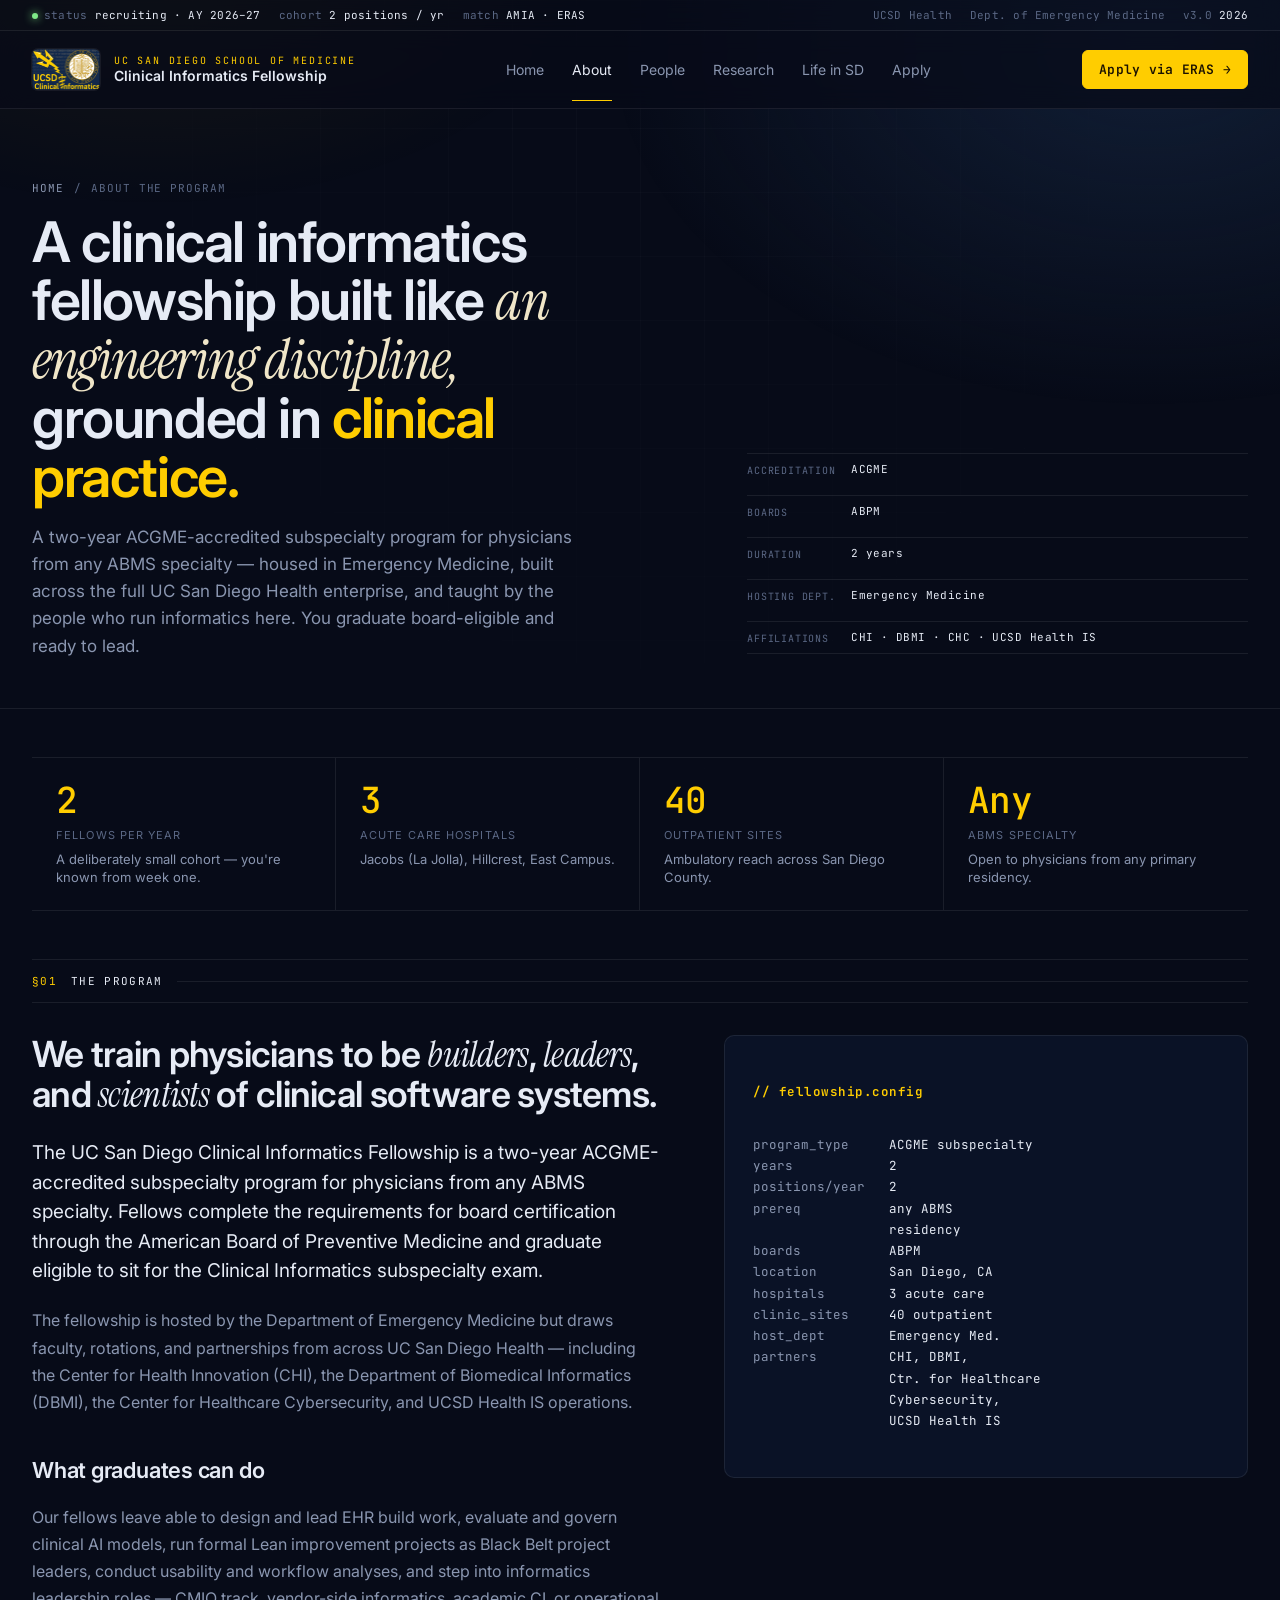
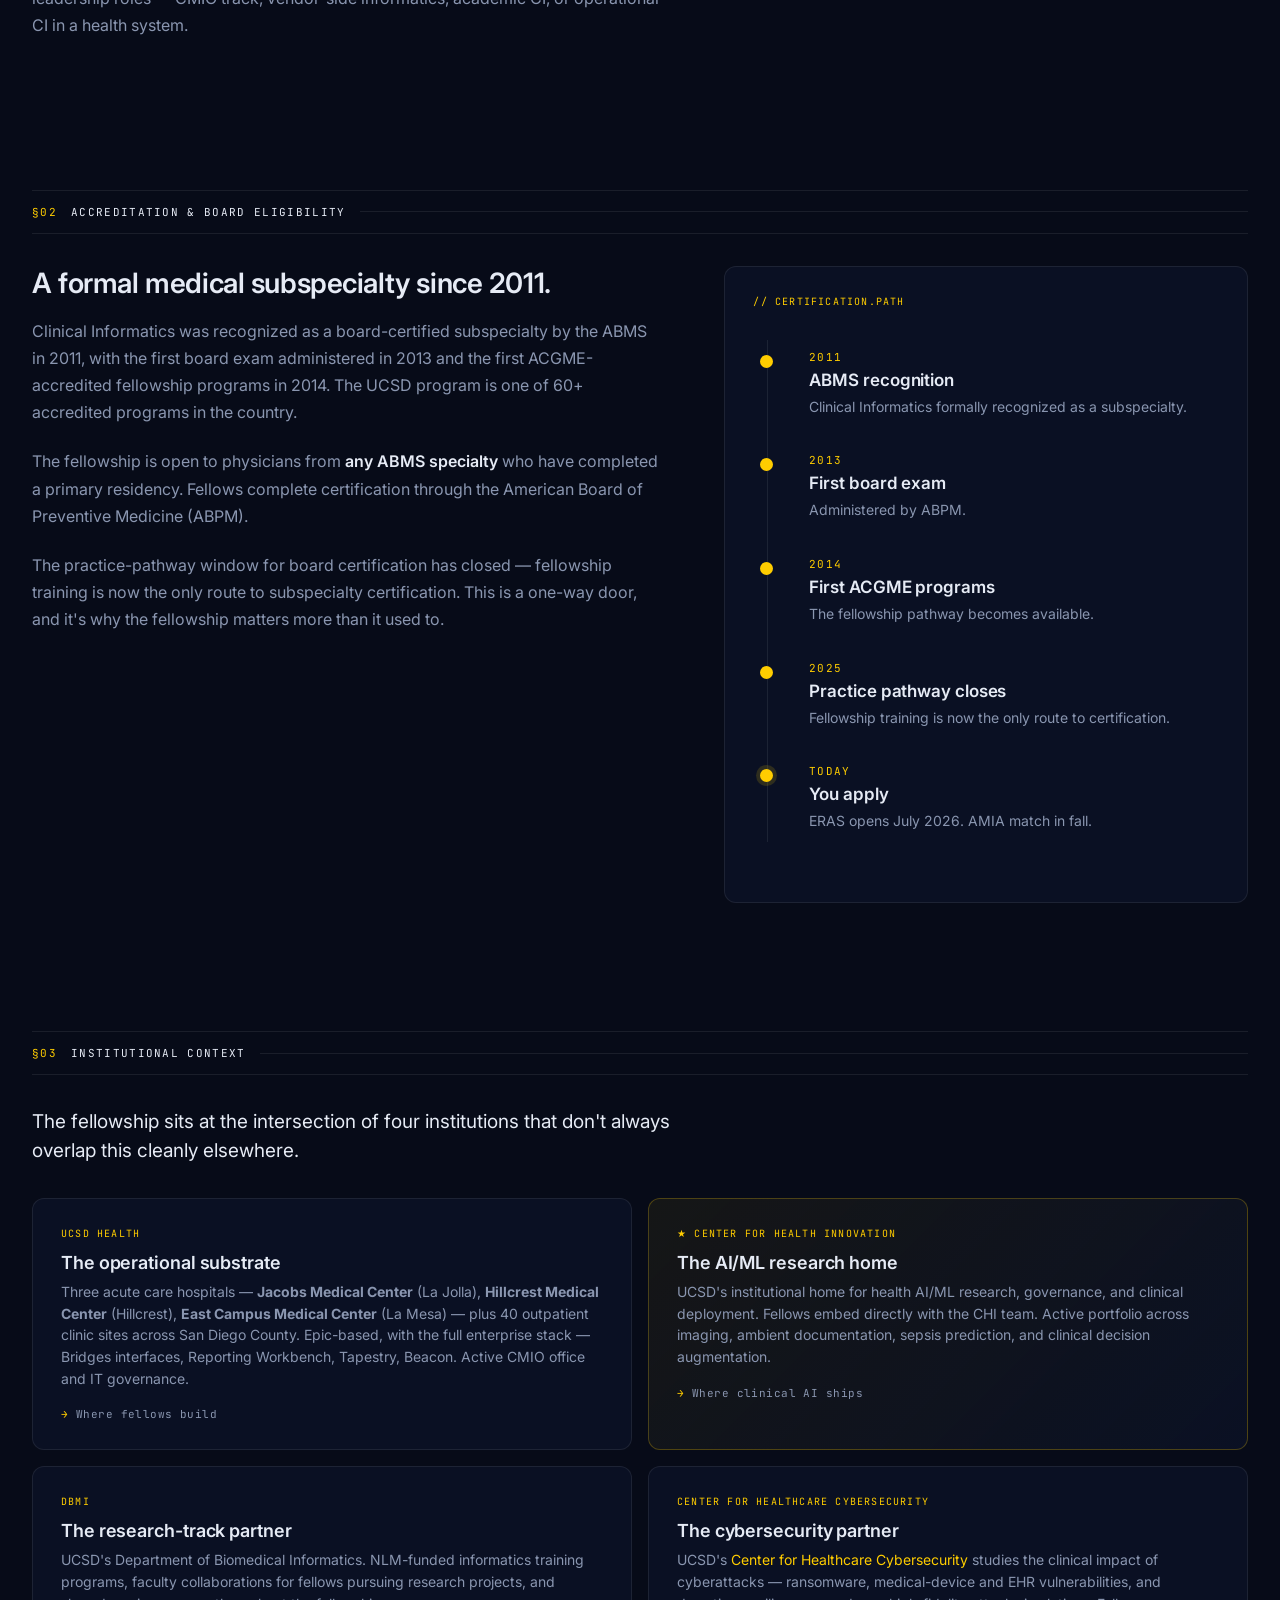
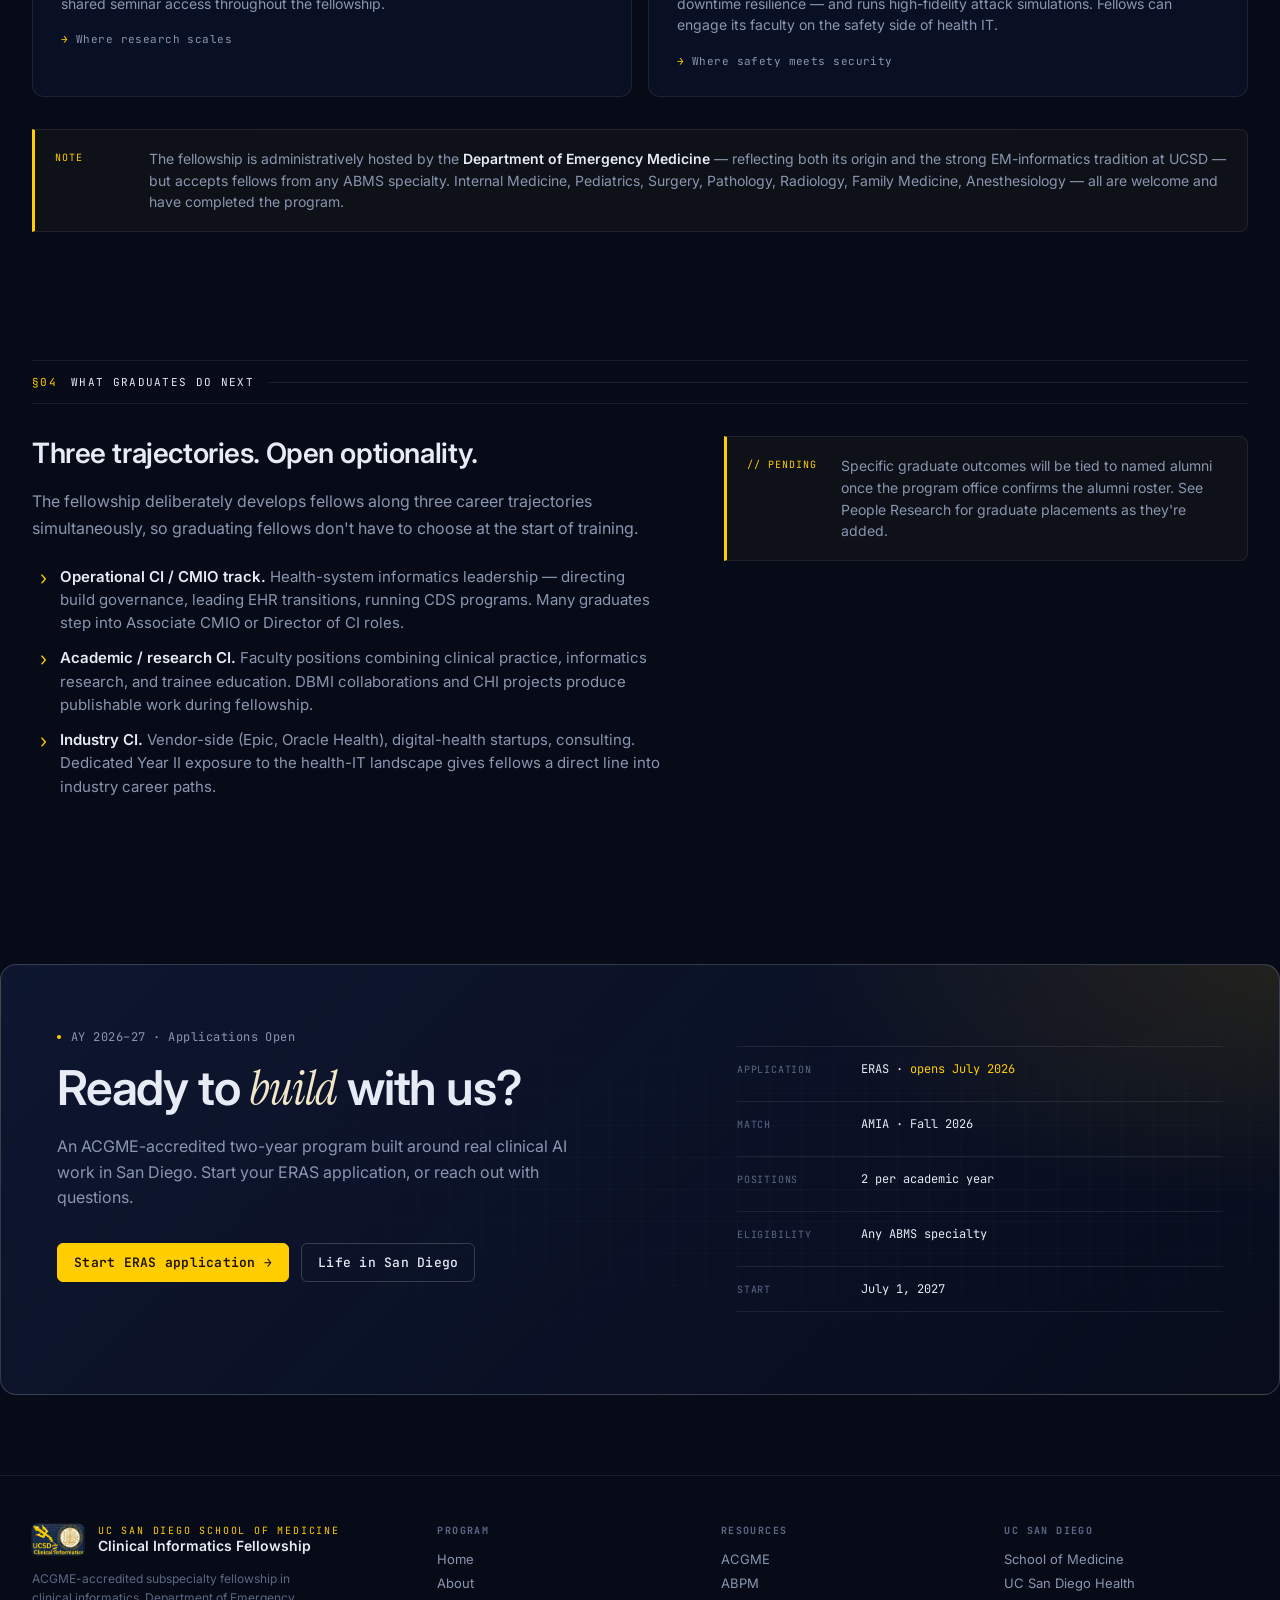
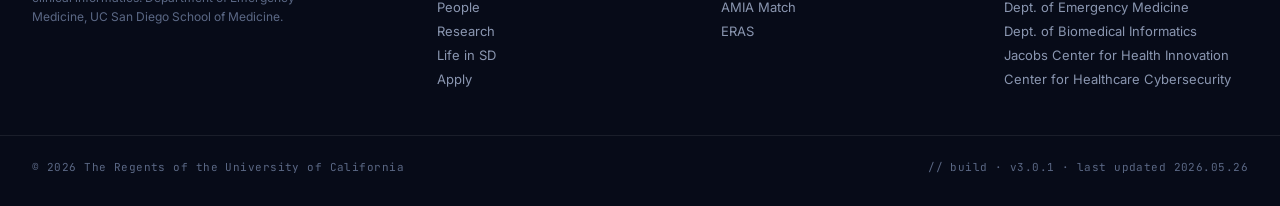
<file: about.html>
<!doctype html>
<html lang="en">
<head>
<meta charset="utf-8" />
<meta name="viewport" content="width=device-width,initial-scale=1" />
<title>About — UC San Diego Clinical Informatics Fellowship</title>
<meta name="description" content="The program, accreditation, institutional context, and graduate outcomes of the UCSD Clinical Informatics Fellowship.">
<link rel="preconnect" href="https://fonts.googleapis.com">
<link rel="preconnect" href="https://fonts.gstatic.com" crossorigin>
<link href="https://fonts.googleapis.com/css2?family=JetBrains+Mono:wght@400;500;700&family=Instrument+Serif:ital@0;1&family=Inter:wght@300;400;500;600;700&display=swap" rel="stylesheet">
<link rel="stylesheet" href="assets/css/site.css">
</head>
<body data-screen-label="02 About">

<div class="bg-grid"></div>
<div class="bg-glow"></div>

<div class="topbar">
  <div class="topbar-inner">
    <div class="topbar-left">
      <span><span class="pulse"></span><span class="k">status</span> <span class="v">recruiting · AY 2026–27</span></span>
      <span><span class="k">cohort</span> <span class="v">2 positions / yr</span></span>
      <span><span class="k">match</span> <span class="v">AMIA · ERAS</span></span>
    </div>
    <div class="topbar-right">
      <span><span class="k">UCSD Health</span></span>
      <span><span class="k">Dept. of Emergency Medicine</span></span>
      <span><span class="k">v3.0</span> <span class="v">2026</span></span>
    </div>
  </div>
</div>

<nav class="main">
  <div class="nav-inner">
    <a href="index.html" class="brand">
      <img src="assets/cf-patch.jpg" alt="UCSD Clinical Informatics Fellowship">
      <div class="brand-text">
        <div class="l1">UC San Diego School of Medicine</div>
        <div class="l2">Clinical Informatics Fellowship</div>
      </div>
    </a>
    <div class="nav-links">
      <a href="index.html">Home</a>
      <a href="about.html" class="active">About</a>
      <a href="people.html">People</a>
      <a href="research.html">Research</a>
      <a href="san-diego.html">Life in SD</a>
      <a href="apply.html">Apply</a>
    </div>
    <div class="nav-cta">
      <a class="btn primary" href="apply.html">Apply via ERAS <span class="arr">→</span></a>
    </div>
  </div>
</nav>

<!-- PAGE HERO -->
<section class="page-hero">
  <div class="page-hero-row">
    <div>
      <div class="crumbs"><a href="index.html">Home</a><span class="sep">/</span><span>About the program</span></div>
      <h1>A clinical informatics fellowship built like <span class="serif">an engineering discipline,</span> grounded in <span class="accent">clinical practice.</span></h1>
      <p class="lede">A two-year ACGME-accredited subspecialty program for physicians from any ABMS specialty &mdash; housed in Emergency Medicine, built across the full UC San Diego Health enterprise, and taught by the people who run informatics here. You graduate board-eligible and ready to lead.</p>
    </div>
    <div class="right-meta">
      <div class="r"><div class="k">Accreditation</div><div class="v">ACGME</div></div>
      <div class="r"><div class="k">Boards</div><div class="v">ABPM</div></div>
      <div class="r"><div class="k">Duration</div><div class="v">2 years</div></div>
      <div class="r"><div class="k">Hosting dept.</div><div class="v">Emergency Medicine</div></div>
      <div class="r"><div class="k">Affiliations</div><div class="v">CHI · DBMI · CHC · UCSD Health IS</div></div>
    </div>
  </div>
</section>

<!-- KPI strip -->
<div class="container">
  <div class="kpi-strip">
    <div class="kpi">
      <div class="n">2</div>
      <div class="l">Fellows per year</div>
      <div class="d">A deliberately small cohort — you're known from week one.</div>
    </div>
    <div class="kpi">
      <div class="n">3</div>
      <div class="l">Acute care hospitals</div>
      <div class="d">Jacobs (La Jolla), Hillcrest, East Campus.</div>
    </div>
    <div class="kpi">
      <div class="n">40</div>
      <div class="l">Outpatient sites</div>
      <div class="d">Ambulatory reach across San Diego County.</div>
    </div>
    <div class="kpi">
      <div class="n">Any</div>
      <div class="l">ABMS specialty</div>
      <div class="d">Open to physicians from any primary residency.</div>
    </div>
  </div>
</div>

<!-- SECTION 01 — Program -->
<section class="curr" style="padding-bottom:80px">
  <div class="container">
    <div class="section-ribbon"><span class="n">§01</span> <span class="label">The program</span></div>

    <div class="two-col">
      <div>
        <h2 style="font-size:36px;line-height:1.1;font-weight:600;letter-spacing:-0.02em;margin:0 0 24px">
          We train physicians to be <span class="serif">builders</span>, <span class="serif">leaders</span>, and <span class="serif">scientists</span> of clinical software systems.
        </h2>
        <div class="prose">
          <p class="lead">The UC San Diego Clinical Informatics Fellowship is a two-year ACGME-accredited subspecialty program for physicians from any ABMS specialty. Fellows complete the requirements for board certification through the American Board of Preventive Medicine and graduate eligible to sit for the Clinical Informatics subspecialty exam.</p>

          <p>The fellowship is hosted by the Department of Emergency Medicine but draws faculty, rotations, and partnerships from across UC San Diego Health — including the Center for Health Innovation (CHI), the Department of Biomedical Informatics (DBMI), the Center for Healthcare Cybersecurity, and UCSD Health IS operations.</p>

          <h3>What graduates can do</h3>
          <p>Our fellows leave able to design and lead EHR build work, evaluate and govern clinical AI models, run formal Lean improvement projects as Black Belt project leaders, conduct usability and workflow analyses, and step into informatics leadership roles — CMIO track, vendor-side informatics, academic CI, or operational CI in a health system.</p>
        </div>
      </div>

      <div>
        <div class="ascii-box">
<span class="h">// fellowship.config</span>
program_type     <span style="color:var(--text)">ACGME subspecialty</span>
years            <span style="color:var(--text)">2</span>
positions/year   <span style="color:var(--text)">2</span>
prereq           <span style="color:var(--text)">any ABMS</span>
                 <span style="color:var(--text)">residency</span>
boards           <span style="color:var(--text)">ABPM</span>
location         <span style="color:var(--text)">San Diego, CA</span>
hospitals        <span style="color:var(--text)">3 acute care</span>
clinic_sites     <span style="color:var(--text)">40 outpatient</span>
host_dept        <span style="color:var(--text)">Emergency Med.</span>
partners         <span style="color:var(--text)">CHI, DBMI,</span>
                 <span style="color:var(--text)">Ctr. for Healthcare</span>
                 <span style="color:var(--text)">Cybersecurity,</span>
                 <span style="color:var(--text)">UCSD Health IS</span>
        </div>
      </div>
    </div>
  </div>
</section>

<!-- SECTION 02 — Accreditation -->
<section class="curr" style="padding-top:0;padding-bottom:80px">
  <div class="container">
    <div class="section-ribbon"><span class="n">§02</span> <span class="label">Accreditation &amp; board eligibility</span></div>

    <div class="two-col">
      <div>
        <h3 style="color:var(--text);font-size:28px;font-weight:600;letter-spacing:-0.015em;margin:0 0 18px">A formal medical subspecialty since 2011.</h3>
        <div class="prose">
          <p>Clinical Informatics was recognized as a board-certified subspecialty by the ABMS in 2011, with the first board exam administered in 2013 and the first ACGME-accredited fellowship programs in 2014. The UCSD program is one of 60+ accredited programs in the country.</p>
          <p>The fellowship is open to physicians from <strong>any ABMS specialty</strong> who have completed a primary residency. Fellows complete certification through the American Board of Preventive Medicine (ABPM).</p>
          <p>The practice-pathway window for board certification has closed — fellowship training is now the only route to subspecialty certification. This is a one-way door, and it's why the fellowship matters more than it used to.</p>
        </div>
      </div>

      <div>
        <div class="card" style="padding:28px">
          <div class="kicker" style="margin-bottom:18px">// certification.path</div>
          <div class="timeline">
            <div class="tl-step done">
              <div class="dot"></div>
              <div class="body">
                <div class="when">2011</div>
                <h4>ABMS recognition</h4>
                <p>Clinical Informatics formally recognized as a subspecialty.</p>
              </div>
            </div>
            <div class="tl-step done">
              <div class="dot"></div>
              <div class="body">
                <div class="when">2013</div>
                <h4>First board exam</h4>
                <p>Administered by ABPM.</p>
              </div>
            </div>
            <div class="tl-step done">
              <div class="dot"></div>
              <div class="body">
                <div class="when">2014</div>
                <h4>First ACGME programs</h4>
                <p>The fellowship pathway becomes available.</p>
              </div>
            </div>
            <div class="tl-step done">
              <div class="dot"></div>
              <div class="body">
                <div class="when">2025</div>
                <h4>Practice pathway closes</h4>
                <p>Fellowship training is now the only route to certification.</p>
              </div>
            </div>
            <div class="tl-step now">
              <div class="dot"></div>
              <div class="body">
                <div class="when">Today</div>
                <h4>You apply</h4>
                <p>ERAS opens July 2026. AMIA match in fall.</p>
              </div>
            </div>
          </div>
        </div>
      </div>
    </div>
  </div>
</section>

<!-- SECTION 05 — Institutional Context -->
<section class="curr" style="padding-top:0;padding-bottom:80px">
  <div class="container">
    <div class="section-ribbon"><span class="n">§03</span> <span class="label">Institutional context</span></div>

    <div class="prose" style="margin-bottom:32px">
      <p class="lead">The fellowship sits at the intersection of four institutions that don't always overlap this cleanly elsewhere.</p>
    </div>

    <div class="card-grid cols-2">
      <div class="card" style="padding:28px">
        <div class="kicker">UCSD Health</div>
        <h4>The operational substrate</h4>
        <p>Three acute care hospitals — <strong>Jacobs Medical Center</strong> (La Jolla), <strong>Hillcrest Medical Center</strong> (Hillcrest), <strong>East Campus Medical Center</strong> (La Mesa) — plus 40 outpatient clinic sites across San Diego County. Epic-based, with the full enterprise stack — Bridges interfaces, Reporting Workbench, Tapestry, Beacon. Active CMIO office and IT governance.</p>
        <div style="margin-top:18px;font-family:'JetBrains Mono',monospace;font-size:11px;color:var(--text-dim);letter-spacing:0.04em">
          <span style="color:var(--accent)">→</span> Where fellows build
        </div>
      </div>

      <div class="card" style="padding:28px;background:linear-gradient(135deg,rgba(255,205,0,0.06),rgba(16,26,54,0.4));border-color:rgba(255,205,0,0.25)">
        <div class="kicker">★ Center for Health Innovation</div>
        <h4>The AI/ML research home</h4>
        <p>UCSD's institutional home for health AI/ML research, governance, and clinical deployment. Fellows embed directly with the CHI team. Active portfolio across imaging, ambient documentation, sepsis prediction, and clinical decision augmentation.</p>
        <div style="margin-top:18px;font-family:'JetBrains Mono',monospace;font-size:11px;color:var(--text-dim);letter-spacing:0.04em">
          <span style="color:var(--accent)">→</span> Where clinical AI ships
        </div>
      </div>

      <div class="card" style="padding:28px">
        <div class="kicker">DBMI</div>
        <h4>The research-track partner</h4>
        <p>UCSD's Department of Biomedical Informatics. NLM-funded informatics training programs, faculty collaborations for fellows pursuing research projects, and shared seminar access throughout the fellowship.</p>
        <div style="margin-top:18px;font-family:'JetBrains Mono',monospace;font-size:11px;color:var(--text-dim);letter-spacing:0.04em">
          <span style="color:var(--accent)">→</span> Where research scales
        </div>
      </div>

      <div class="card" style="padding:28px">
        <div class="kicker">Center for Healthcare Cybersecurity</div>
        <h4>The cybersecurity partner</h4>
        <p>UCSD's <a href="https://cyberhealth.ucsd.edu" target="_blank" rel="noopener" style="color:var(--accent)">Center for Healthcare Cybersecurity</a> studies the clinical impact of cyberattacks — ransomware, medical-device and EHR vulnerabilities, and downtime resilience — and runs high-fidelity attack simulations. Fellows can engage its faculty on the safety side of health IT.</p>
        <div style="margin-top:18px;font-family:'JetBrains Mono',monospace;font-size:11px;color:var(--text-dim);letter-spacing:0.04em">
          <span style="color:var(--accent)">→</span> Where safety meets security
        </div>
      </div>
    </div>

    <div class="notice" style="margin-top:32px">
      <div class="lbl">Note</div>
      <div>The fellowship is administratively hosted by the <strong>Department of Emergency Medicine</strong> — reflecting both its origin and the strong EM-informatics tradition at UCSD — but accepts fellows from any ABMS specialty. Internal Medicine, Pediatrics, Surgery, Pathology, Radiology, Family Medicine, Anesthesiology — all are welcome and have completed the program.</div>
    </div>
  </div>
</section>

<!-- SECTION 06 — Outcomes -->
<section class="curr" style="padding-top:0;padding-bottom:80px">
  <div class="container">
    <div class="section-ribbon"><span class="n">§04</span> <span class="label">What graduates do next</span></div>

    <div class="two-col">
      <div>
        <h3 style="color:var(--text);font-size:28px;font-weight:600;letter-spacing:-0.015em;margin:0 0 18px">Three trajectories. Open optionality.</h3>
        <div class="prose">
          <p>The fellowship deliberately develops fellows along three career trajectories simultaneously, so graduating fellows don't have to choose at the start of training.</p>
          <ul>
            <li><strong>Operational CI / CMIO track.</strong> Health-system informatics leadership — directing build governance, leading EHR transitions, running CDS programs. Many graduates step into Associate CMIO or Director of CI roles.</li>
            <li><strong>Academic / research CI.</strong> Faculty positions combining clinical practice, informatics research, and trainee education. DBMI collaborations and CHI projects produce publishable work during fellowship.</li>
            <li><strong>Industry CI.</strong> Vendor-side (Epic, Oracle Health), digital-health startups, consulting. Dedicated Year II exposure to the health-IT landscape gives fellows a direct line into industry career paths.</li>
          </ul>
        </div>
      </div>

      <div>
        <div class="notice">
          <div class="lbl">// pending</div>
          <div>Specific graduate outcomes will be tied to named alumni once the program office confirms the alumni roster. See <a href="people.html">People</a>
      <a href="research.html">Research</a> for graduate placements as they're added.</div>
        </div>
      </div>
    </div>
  </div>
</section>

<!-- APPLY CTA -->
<section id="apply" class="apply">
  <div class="apply-inner">
    <div>
      <div class="hero-eyebrow" style="margin-bottom:18px"><span class="dot"></span> AY 2026–27 · Applications Open</div>
      <h2>Ready to <span class="serif">build</span> with us?</h2>
      <p>An ACGME-accredited two-year program built around real clinical AI work in San Diego. Start your ERAS application, or reach out with questions.</p>
      <div class="hero-ctas">
        <a class="btn primary" href="apply.html">Start ERAS application <span class="arr">→</span></a>
        <a class="btn" href="san-diego.html">Life in San Diego</a>
      </div>
    </div>
    <div class="apply-meta">
      <div class="r"><div class="k">Application</div><div class="v">ERAS · <span class="gold">opens July 2026</span></div></div>
      <div class="r"><div class="k">Match</div><div class="v">AMIA · Fall 2026</div></div>
      <div class="r"><div class="k">Positions</div><div class="v">2 per academic year</div></div>
      <div class="r"><div class="k">Eligibility</div><div class="v">Any ABMS specialty</div></div>
      <div class="r"><div class="k">Start</div><div class="v">July 1, 2027</div></div>
    </div>
  </div>
</section>

<footer>
  <div class="foot">
    <div>
      <div class="brand" style="margin-bottom:14px">
        <img src="assets/cf-patch.jpg" alt="" style="width:52px;border-radius:5px">
        <div class="brand-text">
          <div class="l1">UC San Diego School of Medicine</div>
          <div class="l2">Clinical Informatics Fellowship</div>
        </div>
      </div>
      <div style="color:var(--text-faint);font-size:12px;line-height:1.6;max-width:300px">
        ACGME-accredited subspecialty fellowship in clinical informatics. Department of Emergency Medicine, UC San Diego School of Medicine.
      </div>
    </div>
    <div><h4>Program</h4><ul>
  <li><a href="index.html">Home</a></li>
  <li><a href="about.html">About</a></li>
  <li><a href="people.html">People</a></li>
  <li><a href="research.html">Research</a></li>
  <li><a href="san-diego.html">Life in SD</a></li>
  <li><a href="apply.html">Apply</a></li>
</ul></div>
<div><h4>Resources</h4><ul>
  <li><a href="https://www.acgme.org" target="_blank" rel="noopener">ACGME</a></li>
  <li><a href="https://www.theabpm.org/become-certified/subspecialties/clinical-informatics/" target="_blank" rel="noopener">ABPM</a></li>
  <li><a href="https://amia.org/membership/academic-forum/amia-clinical-informatics-fellowship-match" target="_blank" rel="noopener">AMIA Match</a></li>
  <li><a href="https://myeras.aamc.org/myeras-web/#/landing" target="_blank" rel="noopener">ERAS</a></li>
</ul></div>
<div><h4>UC San Diego</h4><ul>
  <li><a href="https://medschool.ucsd.edu" target="_blank" rel="noopener">School of Medicine</a></li>
  <li><a href="https://health.ucsd.edu" target="_blank" rel="noopener">UC San Diego Health</a></li>
  <li><a href="https://emergencymed.ucsd.edu" target="_blank" rel="noopener">Dept. of Emergency Medicine</a></li>
  <li><a href="https://dbmi.ucsd.edu" target="_blank" rel="noopener">Dept. of Biomedical Informatics</a></li>
  <li><a href="https://healthinnovation.ucsd.edu" target="_blank" rel="noopener">Jacobs Center for Health Innovation</a></li>
  <li><a href="https://cyberhealth.ucsd.edu" target="_blank" rel="noopener">Center for Healthcare Cybersecurity</a></li>
</ul></div>
  </div>
  <div class="foot-bottom">
    <div>© 2026 The Regents of the University of California</div>
    <div>// build · v3.0.1 · last updated 2026.05.26</div>
  </div>
</footer>

<script src="assets/js/tweaks.js"></script>
</body>
</html>
</file>
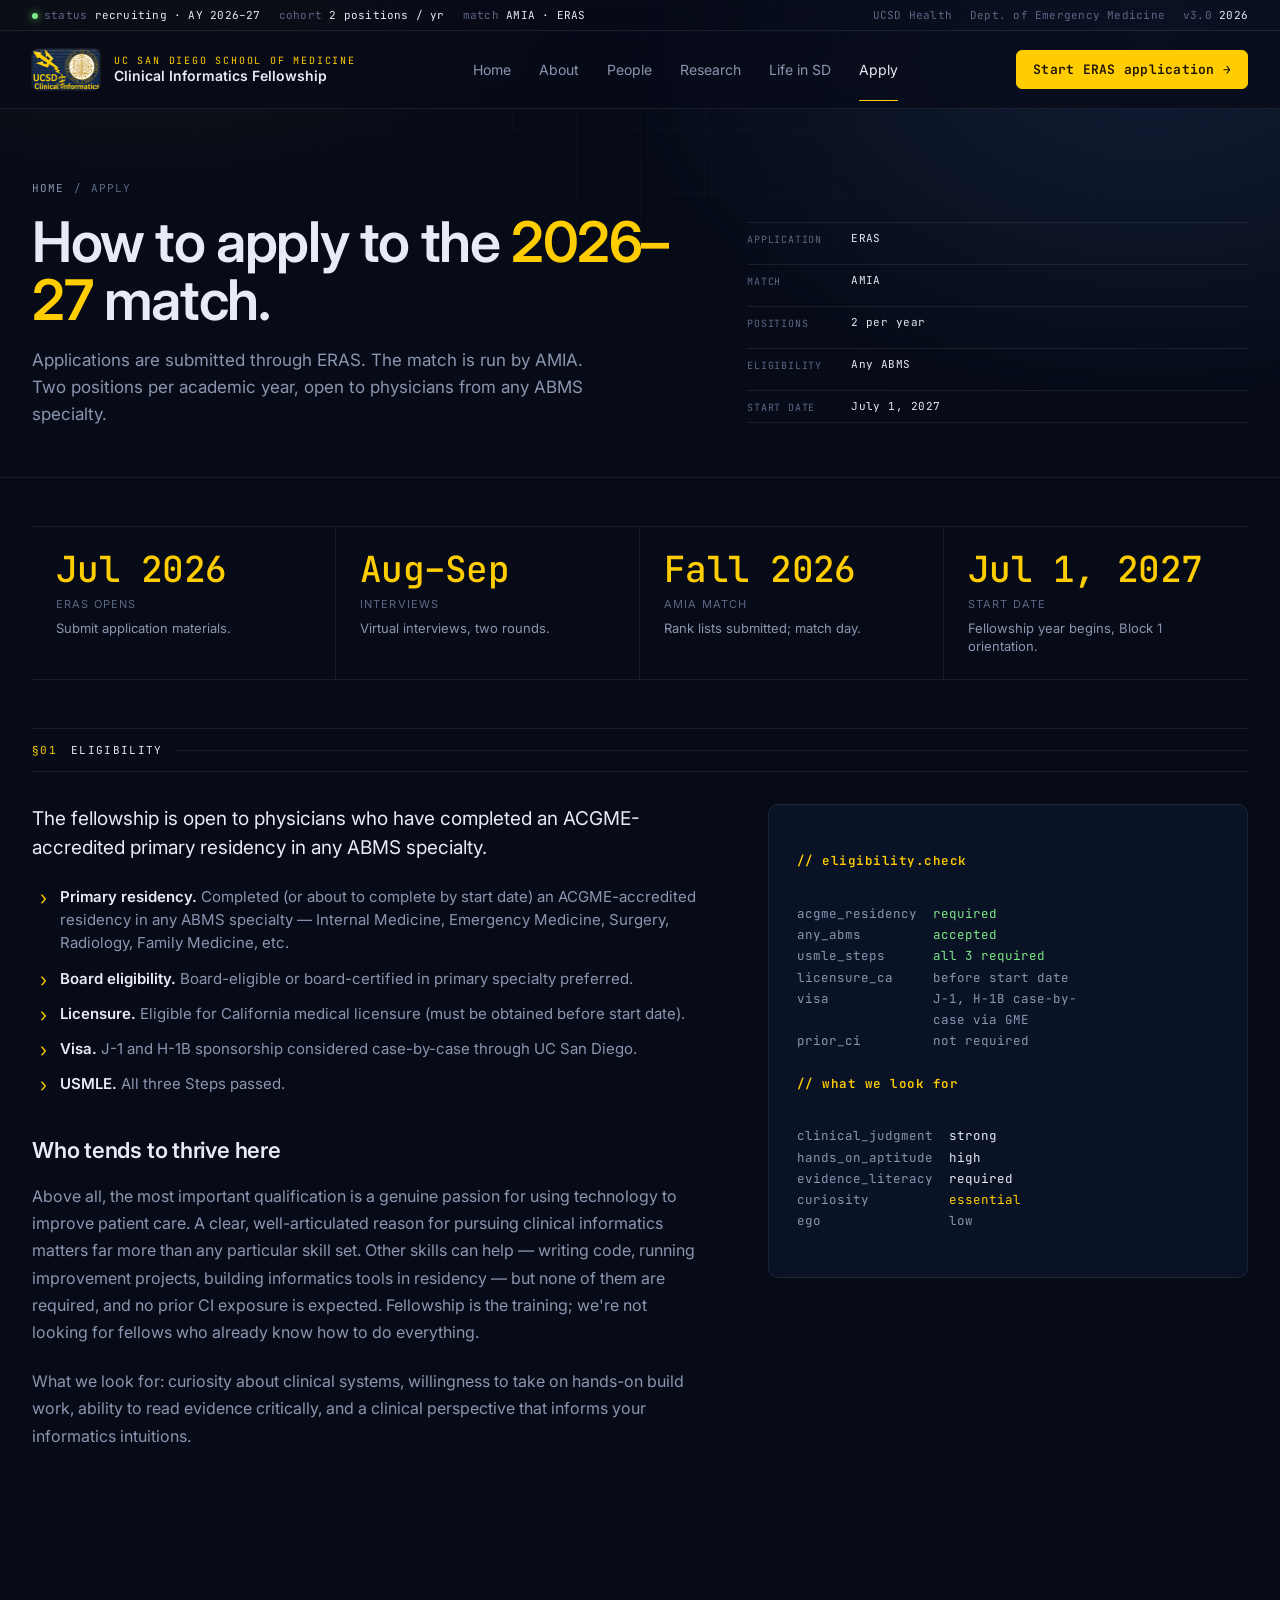
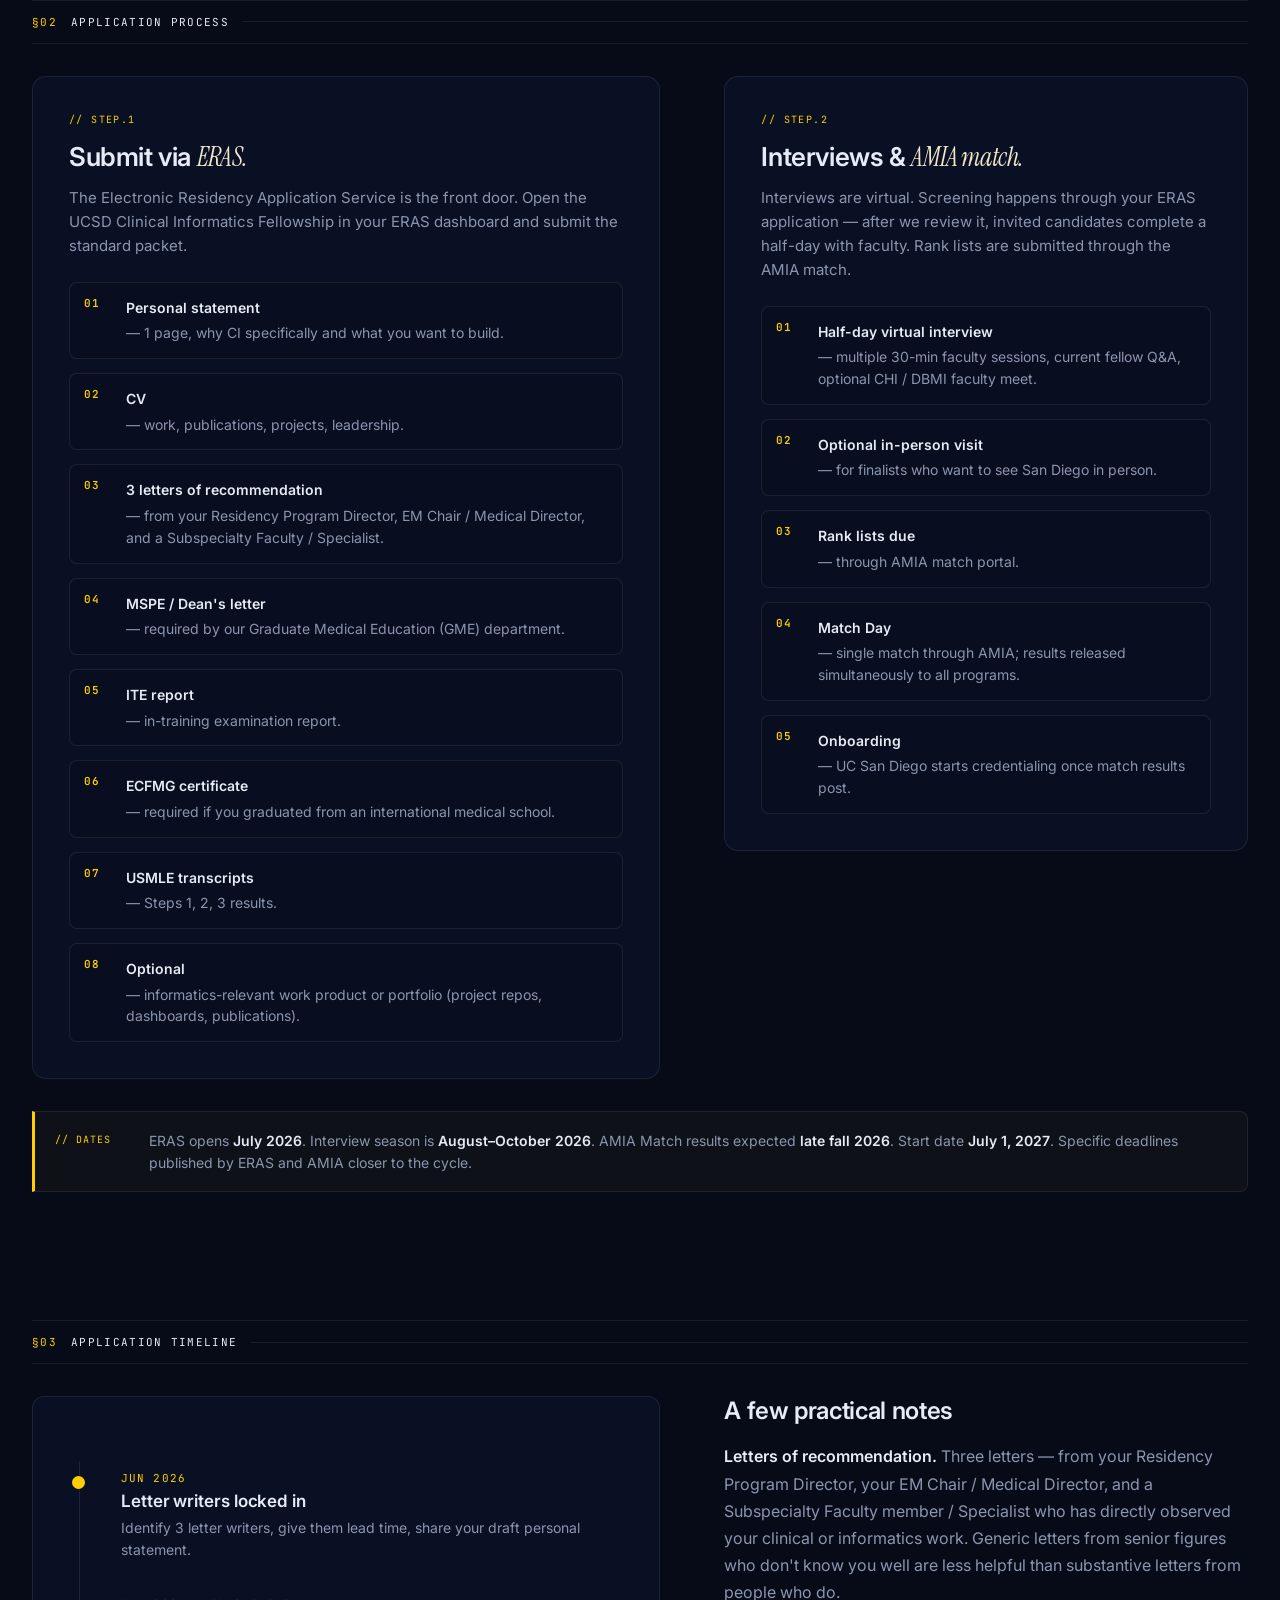
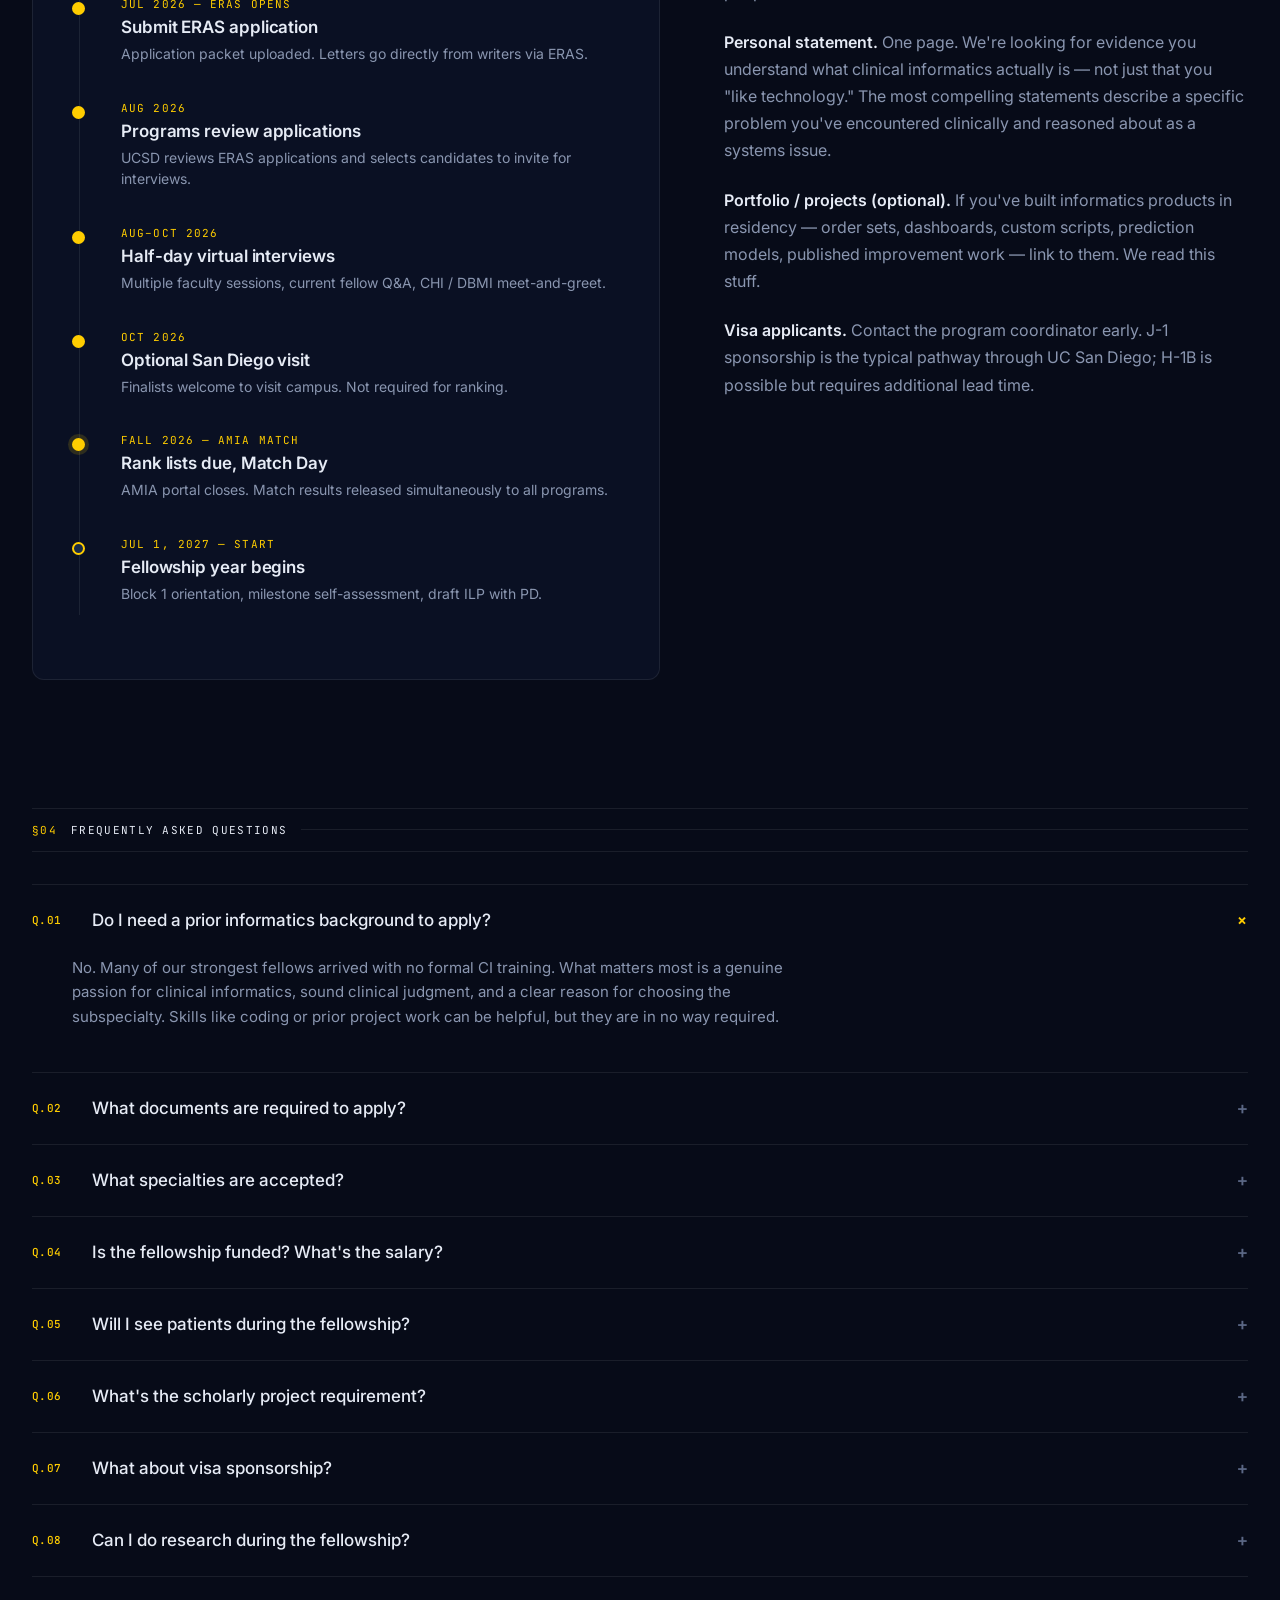
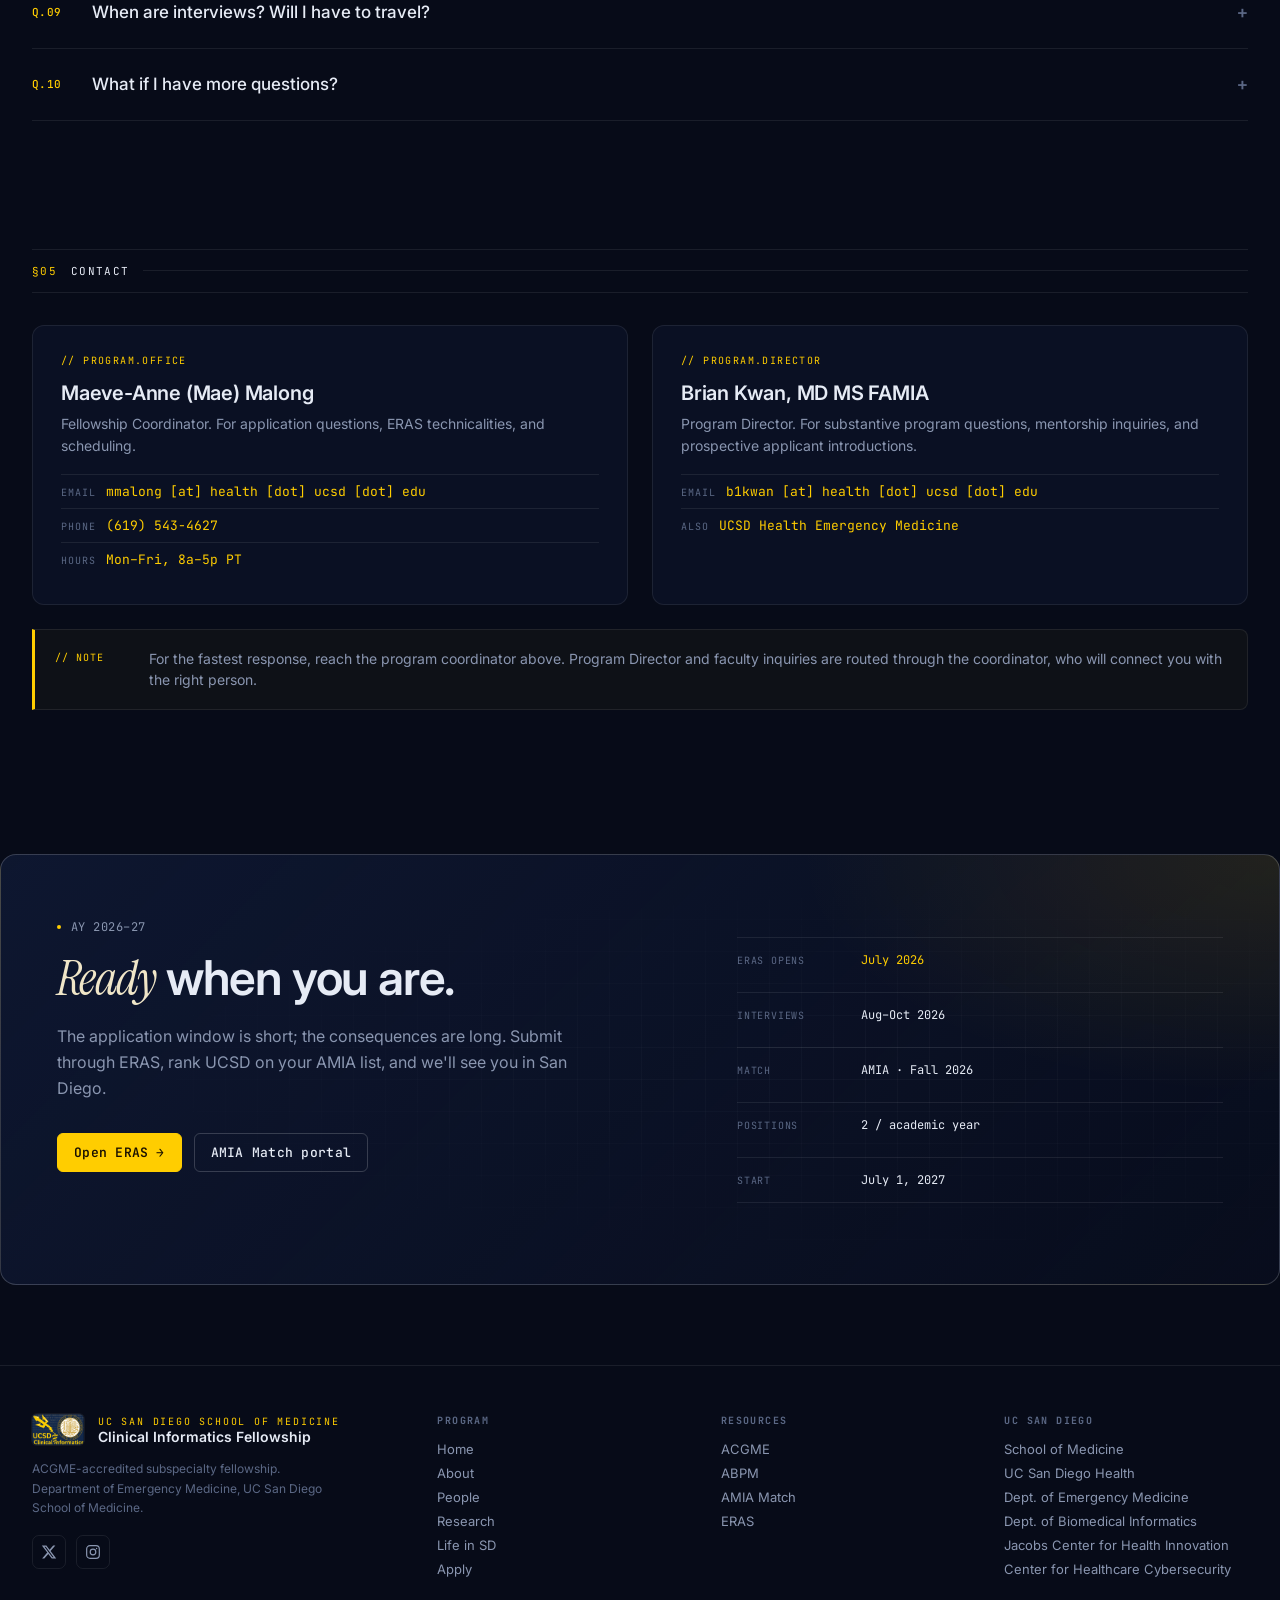
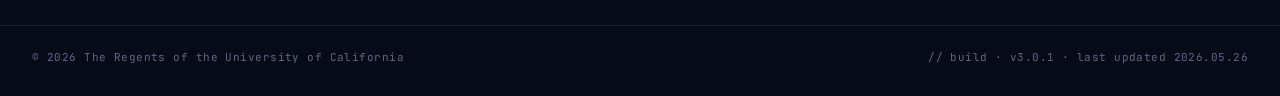
<file: apply.html>
<!doctype html>
<html lang="en">
<head>
<meta charset="utf-8" />
<meta name="viewport" content="width=device-width,initial-scale=1" />
<title>Apply — UC San Diego Clinical Informatics Fellowship</title>
<meta name="description" content="How to apply to the UCSD Clinical Informatics Fellowship — ERAS, AMIA match, eligibility, timeline, and contact.">
<link rel="preconnect" href="https://fonts.googleapis.com">
<link rel="preconnect" href="https://fonts.gstatic.com" crossorigin>
<link href="https://fonts.googleapis.com/css2?family=JetBrains+Mono:wght@400;500;700&family=Instrument+Serif:ital@0;1&family=Inter:wght@300;400;500;600;700&display=swap" rel="stylesheet">
<link rel="stylesheet" href="assets/css/site.css">
<style>
  .applylane{
    background:rgba(16,26,54,0.4);border:1px solid var(--line);border-radius:14px;
    padding:36px;position:relative;overflow:hidden;
  }
  .applylane h3{margin:0 0 12px;font-size:26px;font-weight:600;color:var(--text);letter-spacing:-0.015em}
  .applylane h3 .serif{color:#f0e6c8}
  .applylane p{color:var(--text-dim);font-size:15px;line-height:1.6;margin:0 0 14px}
  .applylane ol{counter-reset:step;padding:0;margin:24px 0 0;list-style:none;display:grid;gap:14px}
  .applylane ol li{counter-increment:step;padding:14px 18px 14px 56px;border:1px solid var(--line);border-radius:8px;font-size:14px;color:var(--text-dim);line-height:1.55;position:relative;background:rgba(7,11,24,0.3)}
  .applylane ol li::before{
    content:counter(step,decimal-leading-zero);
    position:absolute;left:14px;top:12px;
    font-family:'JetBrains Mono',monospace;font-size:11px;color:var(--accent);
    letter-spacing:0.06em;font-weight:600;
  }
  .applylane ol li strong{color:var(--text);font-weight:600;display:block;margin-bottom:4px}

  .contact-grid{display:grid;grid-template-columns:1fr 1fr;gap:24px}
  .contact{
    background:rgba(16,26,54,0.4);border:1px solid var(--line);border-radius:12px;padding:28px;
  }
  .contact .k{font-family:'JetBrains Mono',monospace;font-size:10px;color:var(--accent);letter-spacing:0.14em;text-transform:uppercase;margin-bottom:14px}
  .contact h4{margin:0 0 8px;font-size:20px;font-weight:600;color:var(--text);letter-spacing:-0.01em}
  .contact p{margin:0 0 16px;color:var(--text-dim);font-size:14px;line-height:1.6}
  .contact .ln{display:block;font-family:'JetBrains Mono',monospace;font-size:13px;color:var(--text-dim);padding:8px 0;border-top:1px solid var(--line)}
  .contact .ln .lbl{color:var(--text-faint);font-size:10px;text-transform:uppercase;letter-spacing:0.1em;margin-right:10px}
  .contact .ln .val{color:var(--accent)}
  a.cf-email{color:var(--accent);text-decoration:none}
  a.cf-email:hover{text-decoration:underline}
  @media (max-width:640px){
    .applylane{padding:24px}
    .applylane h3{font-size:22px}
    .contact-grid{grid-template-columns:1fr}
    .contact{padding:22px}
  }
</style>
</head>
<body data-screen-label="05 Apply">

<div class="bg-grid"></div>
<div class="bg-glow"></div>

<div class="topbar">
  <div class="topbar-inner">
    <div class="topbar-left">
      <span><span class="pulse"></span><span class="k">status</span> <span class="v">recruiting · AY 2026–27</span></span>
      <span><span class="k">cohort</span> <span class="v">2 positions / yr</span></span>
      <span><span class="k">match</span> <span class="v">AMIA · ERAS</span></span>
    </div>
    <div class="topbar-right">
      <span><span class="k">UCSD Health</span></span>
      <span><span class="k">Dept. of Emergency Medicine</span></span>
      <span><span class="k">v3.0</span> <span class="v">2026</span></span>
    </div>
  </div>
</div>

<nav class="main">
  <div class="nav-inner">
    <a href="index.html" class="brand">
      <img src="assets/cf-patch.jpg" alt="UCSD Clinical Informatics Fellowship">
      <div class="brand-text">
        <div class="l1">UC San Diego School of Medicine</div>
        <div class="l2">Clinical Informatics Fellowship</div>
      </div>
    </a>
    <div class="nav-links">
      <a href="index.html">Home</a>
      <a href="about.html">About</a>
      <a href="people.html">People</a>
      <a href="research.html">Research</a>
      <a href="san-diego.html">Life in SD</a>
      <a href="apply.html" class="active">Apply</a>
    </div>
    <div class="nav-cta">
      <a class="btn primary" href="https://myeras.aamc.org/myeras-web/#/landing" target="_blank" rel="noopener">Start ERAS application <span class="arr">→</span></a>
    </div>
  </div>
</nav>

<section class="page-hero">
  <div class="page-hero-row">
    <div>
      <div class="crumbs"><a href="index.html">Home</a><span class="sep">/</span><span>Apply</span></div>
      <h1>How to apply to the <span class="accent">2026–27</span> match.</h1>
      <p class="lede">Applications are submitted through ERAS. The match is run by AMIA. Two positions per academic year, open to physicians from any ABMS specialty.</p>
    </div>
    <div class="right-meta">
      <div class="r"><div class="k">Application</div><div class="v">ERAS</div></div>
      <div class="r"><div class="k">Match</div><div class="v">AMIA</div></div>
      <div class="r"><div class="k">Positions</div><div class="v">2 per year</div></div>
      <div class="r"><div class="k">Eligibility</div><div class="v">Any ABMS</div></div>
      <div class="r"><div class="k">Start date</div><div class="v">July 1, 2027</div></div>
    </div>
  </div>
</section>

<!-- KPI strip — timeline at a glance -->
<div class="container">
  <div class="kpi-strip">
    <div class="kpi"><div class="n">Jul 2026</div><div class="l">ERAS opens</div><div class="d">Submit application materials.</div></div>
    <div class="kpi"><div class="n">Aug–Sep</div><div class="l">Interviews</div><div class="d">Virtual interviews, two rounds.</div></div>
    <div class="kpi"><div class="n">Fall 2026</div><div class="l">AMIA Match</div><div class="d">Rank lists submitted; match day.</div></div>
    <div class="kpi"><div class="n">Jul 1, 2027</div><div class="l">Start date</div><div class="d">Fellowship year begins, Block 1 orientation.</div></div>
  </div>
</div>

<!-- ELIGIBILITY -->
<section class="curr" style="padding-bottom:80px" id="eligibility">
  <div class="container">
    <div class="section-ribbon"><span class="n">§01</span> <span class="label">Eligibility</span></div>

    <div class="two-col text-first">
      <div>
        <div class="prose">
          <p class="lead">The fellowship is open to physicians who have completed an ACGME-accredited primary residency in any ABMS specialty.</p>
          <ul>
            <li><strong>Primary residency.</strong> Completed (or about to complete by start date) an ACGME-accredited residency in any ABMS specialty — Internal Medicine, Emergency Medicine, Surgery, Radiology, Family Medicine, etc.</li>
            <li><strong>Board eligibility.</strong> Board-eligible or board-certified in primary specialty preferred.</li>
            <li><strong>Licensure.</strong> Eligible for California medical licensure (must be obtained before start date).</li>
            <li><strong>Visa.</strong> J-1 and H-1B sponsorship considered case-by-case through UC San Diego.</li>
            <li><strong>USMLE.</strong> All three Steps passed.</li>
          </ul>
          <h3>Who tends to thrive here</h3>
          <p>Above all, the most important qualification is a genuine passion for using technology to improve patient care. A clear, well-articulated reason for pursuing clinical informatics matters far more than any particular skill set. Other skills can help — writing code, running improvement projects, building informatics tools in residency — but none of them are required, and no prior CI exposure is expected. Fellowship is the training; we're not looking for fellows who already know how to do everything.</p>
          <p>What we look for: curiosity about clinical systems, willingness to take on hands-on build work, ability to read evidence critically, and a clinical perspective that informs your informatics intuitions.</p>
        </div>
      </div>

      <div>
        <div class="ascii-box">
<span class="h">// eligibility.check</span>
acgme_residency  <span class="c-green">required</span>
any_abms         <span class="c-green">accepted</span>
usmle_steps      <span class="c-green">all 3 required</span>
licensure_ca     <span style="color:var(--text-dim)">before start date</span>
visa             <span style="color:var(--text-dim)">J-1, H-1B case-by-</span>
                 <span style="color:var(--text-dim)">case via GME</span>
prior_ci         <span style="color:var(--text-dim)">not required</span>

<span class="h">// what we look for</span>
clinical_judgment  <span style="color:var(--text)">strong</span>
hands_on_aptitude  <span style="color:var(--text)">high</span>
evidence_literacy  <span style="color:var(--text)">required</span>
curiosity          <span style="color:var(--accent)">essential</span>
ego                <span style="color:var(--text-dim)">low</span>
        </div>
      </div>
    </div>
  </div>
</section>

<!-- APPLICATION PROCESS -->
<section class="curr" style="padding-top:0;padding-bottom:80px" id="start">
  <div class="container">
    <div class="section-ribbon"><span class="n">§02</span> <span class="label">Application process</span></div>

    <div class="two-col" style="margin-bottom:32px">
      <div class="applylane">
        <div style="font-family:'JetBrains Mono',monospace;font-size:10px;color:var(--accent);letter-spacing:0.14em;text-transform:uppercase;margin-bottom:14px">// step.1</div>
        <h3>Submit via <span class="serif">ERAS.</span></h3>
        <p>The Electronic Residency Application Service is the front door. Open the UCSD Clinical Informatics Fellowship in your ERAS dashboard and submit the standard packet.</p>
        <ol>
          <li><strong>Personal statement</strong> — 1 page, why CI specifically and what you want to build.</li>
          <li><strong>CV</strong> — work, publications, projects, leadership.</li>
          <li><strong>3 letters of recommendation</strong> — from your Residency Program Director, EM Chair / Medical Director, and a Subspecialty Faculty / Specialist.</li>
          <li><strong>MSPE / Dean's letter</strong> — required by our Graduate Medical Education (GME) department.</li>
          <li><strong>ITE report</strong> — in-training examination report.</li>
          <li><strong>ECFMG certificate</strong> — required if you graduated from an international medical school.</li>
          <li><strong>USMLE transcripts</strong> — Steps 1, 2, 3 results.</li>
          <li><strong>Optional</strong> — informatics-relevant work product or portfolio (project repos, dashboards, publications).</li>
        </ol>
      </div>

      <div class="applylane">
        <div style="font-family:'JetBrains Mono',monospace;font-size:10px;color:var(--accent);letter-spacing:0.14em;text-transform:uppercase;margin-bottom:14px">// step.2</div>
        <h3>Interviews &amp; <span class="serif">AMIA match.</span></h3>
        <p>Interviews are virtual. Screening happens through your ERAS application &mdash; after we review it, invited candidates complete a half-day with faculty. Rank lists are submitted through the AMIA match.</p>
        <ol>
          <li><strong>Half-day virtual interview</strong> — multiple 30-min faculty sessions, current fellow Q&amp;A, optional CHI / DBMI faculty meet.</li>
          <li><strong>Optional in-person visit</strong> — for finalists who want to see San Diego in person.</li>
          <li><strong>Rank lists due</strong> — through AMIA match portal.</li>
          <li><strong>Match Day</strong> — single match through AMIA; results released simultaneously to all programs.</li>
          <li><strong>Onboarding</strong> — UC San Diego starts credentialing once match results post.</li>
        </ol>
      </div>
    </div>

    <div class="notice">
      <div class="lbl">// dates</div>
      <div>ERAS opens <strong>July 2026</strong>. Interview season is <strong>August–October 2026</strong>. AMIA Match results expected <strong>late fall 2026</strong>. Start date <strong>July 1, 2027</strong>. Specific deadlines published by ERAS and AMIA closer to the cycle.</div>
    </div>
  </div>
</section>

<!-- TIMELINE -->
<section class="curr" style="padding-top:0;padding-bottom:80px">
  <div class="container">
    <div class="section-ribbon"><span class="n">§03</span> <span class="label">Application timeline</span></div>

    <div class="two-col">
      <div class="card" style="padding:32px">
        <div class="timeline">
          <div class="tl-step">
            <div class="dot"></div>
            <div class="body">
              <div class="when">Jun 2026</div>
              <h4>Letter writers locked in</h4>
              <p>Identify 3 letter writers, give them lead time, share your draft personal statement.</p>
            </div>
          </div>
          <div class="tl-step now">
            <div class="dot"></div>
            <div class="body">
              <div class="when">Jul 2026 — ERAS opens</div>
              <h4>Submit ERAS application</h4>
              <p>Application packet uploaded. Letters go directly from writers via ERAS.</p>
            </div>
          </div>
          <div class="tl-step">
            <div class="dot"></div>
            <div class="body">
              <div class="when">Aug 2026</div>
              <h4>Programs review applications</h4>
              <p>UCSD reviews ERAS applications and selects candidates to invite for interviews.</p>
            </div>
          </div>
          <div class="tl-step">
            <div class="dot"></div>
            <div class="body">
              <div class="when">Aug–Oct 2026</div>
              <h4>Half-day virtual interviews</h4>
              <p>Multiple faculty sessions, current fellow Q&amp;A, CHI / DBMI meet-and-greet.</p>
            </div>
          </div>
          <div class="tl-step">
            <div class="dot"></div>
            <div class="body">
              <div class="when">Oct 2026</div>
              <h4>Optional San Diego visit</h4>
              <p>Finalists welcome to visit campus. Not required for ranking.</p>
            </div>
          </div>
          <div class="tl-step">
            <div class="dot"></div>
            <div class="body">
              <div class="when">Fall 2026 — AMIA Match</div>
              <h4>Rank lists due, Match Day</h4>
              <p>AMIA portal closes. Match results released simultaneously to all programs.</p>
            </div>
          </div>
          <div class="tl-step done">
            <div class="dot"></div>
            <div class="body">
              <div class="when">Jul 1, 2027 — Start</div>
              <h4>Fellowship year begins</h4>
              <p>Block 1 orientation, milestone self-assessment, draft ILP with PD.</p>
            </div>
          </div>
        </div>
      </div>

      <div>
        <h3 style="color:var(--text);font-size:24px;font-weight:600;letter-spacing:-0.015em;margin:0 0 18px">A few practical notes</h3>
        <div class="prose">
          <p><strong>Letters of recommendation.</strong> Three letters — from your Residency Program Director, your EM Chair / Medical Director, and a Subspecialty Faculty member / Specialist who has directly observed your clinical or informatics work. Generic letters from senior figures who don't know you well are less helpful than substantive letters from people who do.</p>
          <p><strong>Personal statement.</strong> One page. We're looking for evidence you understand what clinical informatics actually is — not just that you "like technology." The most compelling statements describe a specific problem you've encountered clinically and reasoned about as a systems issue.</p>
          <p><strong>Portfolio / projects (optional).</strong> If you've built informatics products in residency — order sets, dashboards, custom scripts, prediction models, published improvement work — link to them. We read this stuff.</p>
          <p><strong>Visa applicants.</strong> Contact the program coordinator early. J-1 sponsorship is the typical pathway through UC San Diego; H-1B is possible but requires additional lead time.</p>
        </div>
      </div>
    </div>
  </div>
</section>

<!-- FAQ -->
<section class="curr" style="padding-top:0;padding-bottom:80px" id="faq">
  <div class="container">
    <div class="section-ribbon"><span class="n">§04</span> <span class="label">Frequently asked questions</span></div>

    <div class="faq">
      <div class="faq-item open">
        <div class="faq-q">
          <span class="num">Q.01</span>
          <span class="t">Do I need a prior informatics background to apply?</span>
          <span class="toggle">+</span>
        </div>
        <div class="faq-a">
          <p>No. Many of our strongest fellows arrived with no formal CI training. What matters most is a genuine passion for clinical informatics, sound clinical judgment, and a clear reason for choosing the subspecialty. Skills like coding or prior project work can be helpful, but they are in no way required.</p>
        </div>
      </div>

      <div class="faq-item">
        <div class="faq-q">
          <span class="num">Q.02</span>
          <span class="t">What documents are required to apply?</span>
          <span class="toggle">+</span>
        </div>
        <div class="faq-a">
          <p>Submit through ERAS: a <strong>personal statement</strong>, <strong>CV</strong>, and <strong>3 letters of recommendation</strong> — one each from your Residency Program Director, your EM Chair / Medical Director, and a Subspecialty Faculty member / Specialist. You'll also provide your <strong>MSPE / Dean's letter</strong> (an application-document requirement from our Graduate Medical Education department) and your <strong>ITE report</strong>. Applicants who graduated from an international medical school must also submit an <strong>ECFMG certificate</strong>.</p>
        </div>
      </div>

      <div class="faq-item">
        <div class="faq-q">
          <span class="num">Q.03</span>
          <span class="t">What specialties are accepted?</span>
          <span class="toggle">+</span>
        </div>
        <div class="faq-a">
          <p>Any ABMS specialty. Recent and current fellows have come from Internal Medicine, Emergency Medicine, Surgery, Radiology, and Family Medicine among others. Board certification is through the American Board of Preventive Medicine (ABPM) — your residency specialty doesn't determine your career trajectory in CI.</p>
        </div>
      </div>

      <div class="faq-item">
        <div class="faq-q">
          <span class="num">Q.04</span>
          <span class="t">Is the fellowship funded? What's the salary?</span>
          <span class="toggle">+</span>
        </div>
        <div class="faq-a">
          <p>Yes — fully funded ACGME PGY-level positions through UC San Diego. Salary follows the UC San Diego PGY scale (PGY equivalent based on years of postgraduate training completed). Full UC San Diego benefits, including health insurance, retirement, and educational allowance. Fellows are appointed on the UC San Diego House Staff contract, as negotiated between the local CIR affiliate and the health system. <em>Specific current-year numbers will be added once confirmed with GME.</em></p>
        </div>
      </div>

      <div class="faq-item">
        <div class="faq-q">
          <span class="num">Q.05</span>
          <span class="t">Will I see patients during the fellowship?</span>
          <span class="toggle">+</span>
        </div>
        <div class="faq-a">
          <p>Yes. Most fellows maintain some clinical practice in their primary specialty — typically 1–2 days per week or equivalent — for clinical credibility and personal preference. The amount is negotiated individually and depends on rotation intensity. Some fellows also moonlight per UC San Diego policy.</p>
        </div>
      </div>

      <div class="faq-item">
        <div class="faq-q">
          <span class="num">Q.06</span>
          <span class="t">What's the scholarly project requirement?</span>
          <span class="toggle">+</span>
        </div>
        <div class="faq-a">
          <p>Every fellow completes a scholarly project before exit. Acceptable forms include a <strong>national-conference abstract or podium presentation</strong>, a <strong>peer-reviewed publication</strong>, or a documented institutional implementation. Many fellows produce more than one.</p>
        </div>
      </div>

      <div class="faq-item">
        <div class="faq-q">
          <span class="num">Q.07</span>
          <span class="t">What about visa sponsorship?</span>
          <span class="toggle">+</span>
        </div>
        <div class="faq-a">
          <p>J-1 sponsorship is the typical pathway through UC San Diego. H-1B is considered case-by-case with adequate lead time. Contact the program coordinator early in the application cycle if you require sponsorship — the timing windows are real.</p>
        </div>
      </div>

      <div class="faq-item">
        <div class="faq-q">
          <span class="num">Q.08</span>
          <span class="t">Can I do research during the fellowship?</span>
          <span class="toggle">+</span>
        </div>
        <div class="faq-a">
          <p>Yes &mdash; and it's <strong>strongly encouraged</strong>. Year II has flexibility to support a research-track project, and fellows pursuing academic CI careers typically collaborate with faculty in <a href="#">DBMI</a> or the Center for Health Innovation. Several recent graduates produced peer-reviewed publications during fellowship. The fellowship is operationally grounded, but scholarship and research are actively supported.</p>
        </div>
      </div>

      <div class="faq-item">
        <div class="faq-q">
          <span class="num">Q.09</span>
          <span class="t">When are interviews? Will I have to travel?</span>
          <span class="toggle">+</span>
        </div>
        <div class="faq-a">
          <p>Interviews are virtual. Screening is handled through your ERAS application; invited candidates do a half-day of Zoom sessions with faculty. Finalists may visit San Diego if they want, but it isn't required for ranking. We try to make the process as low-friction as possible for residents and early-career physicians.</p>
        </div>
      </div>

      <div class="faq-item">
        <div class="faq-q">
          <span class="num">Q.10</span>
          <span class="t">What if I have more questions?</span>
          <span class="toggle">+</span>
        </div>
        <div class="faq-a">
          <p>Email the program coordinator. We're genuinely happy to talk to prospective applicants ahead of the application cycle. See the contact section below.</p>
        </div>
      </div>
    </div>
  </div>
</section>

<!-- CONTACT -->
<section class="curr" style="padding-top:0;padding-bottom:80px" id="contact">
  <div class="container">
    <div class="section-ribbon"><span class="n">§05</span> <span class="label">Contact</span></div>

    <div class="contact-grid">
      <div class="contact">
        <div class="k">// program.office</div>
        <h4>Maeve-Anne (Mae) Malong</h4>
        <p>Fellowship Coordinator. For application questions, ERAS technicalities, and scheduling.</p>
        <div class="ln"><span class="lbl">email</span><span class="val">mmalong [at] health [dot] ucsd [dot] edu</span></div>
        <div class="ln"><span class="lbl">phone</span><span class="val">(619) 543-4627</span></div>
        <div class="ln"><span class="lbl">hours</span><span class="val">Mon–Fri, 8a–5p PT</span></div>
      </div>

      <div class="contact">
        <div class="k">// program.director</div>
        <h4>Brian Kwan, MD MS FAMIA</h4>
        <p>Program Director. For substantive program questions, mentorship inquiries, and prospective applicant introductions.</p>
        <div class="ln"><span class="lbl">email</span><span class="val">b1kwan [at] health [dot] ucsd [dot] edu</span></div>
        <div class="ln"><span class="lbl">also</span><span class="val">UCSD Health Emergency Medicine</span></div>
      </div>
    </div>

    <div class="notice" style="margin-top:24px">
      <div class="lbl">// note</div>
      <div>For the fastest response, reach the program coordinator above. Program Director and faculty inquiries are routed through the coordinator, who will connect you with the right person.</div>
    </div>
  </div>
</section>

<!-- FINAL CTA -->
<section id="apply" class="apply">
  <div class="apply-inner">
    <div>
      <div class="hero-eyebrow" style="margin-bottom:18px"><span class="dot"></span> AY 2026–27</div>
      <h2><span class="serif">Ready</span> when you are.</h2>
      <p>The application window is short; the consequences are long. Submit through ERAS, rank UCSD on your AMIA list, and we'll see you in San Diego.</p>
      <div class="hero-ctas">
        <a class="btn primary" href="https://myeras.aamc.org/myeras-web/#/landing" target="_blank" rel="noopener">Open ERAS <span class="arr">→</span></a>
        <a class="btn" href="https://amia.org/membership/academic-forum/amia-clinical-informatics-fellowship-match" target="_blank" rel="noopener">AMIA Match portal</a>
      </div>
    </div>
    <div class="apply-meta">
      <div class="r"><div class="k">ERAS opens</div><div class="v"><span class="gold">July 2026</span></div></div>
      <div class="r"><div class="k">Interviews</div><div class="v">Aug–Oct 2026</div></div>
      <div class="r"><div class="k">Match</div><div class="v">AMIA · Fall 2026</div></div>
      <div class="r"><div class="k">Positions</div><div class="v">2 / academic year</div></div>
      <div class="r"><div class="k">Start</div><div class="v">July 1, 2027</div></div>
    </div>
  </div>
</section>

<footer>
  <div class="foot">
    <div>
      <div class="brand" style="margin-bottom:14px">
        <img src="assets/cf-patch.jpg" alt="" style="width:52px;border-radius:5px">
        <div class="brand-text">
          <div class="l1">UC San Diego School of Medicine</div>
          <div class="l2">Clinical Informatics Fellowship</div>
        </div>
      </div>
      <div style="color:var(--text-faint);font-size:12px;line-height:1.6;max-width:300px">ACGME-accredited subspecialty fellowship. Department of Emergency Medicine, UC San Diego School of Medicine.</div>
      <div class="foot-social">
        <a href="https://x.com/UCSDCIFellows" target="_blank" rel="noopener" aria-label="X (@UCSDCIFellows)"><svg viewBox="0 0 24 24" width="16" height="16" fill="currentColor"><path d="M18.244 2.25h3.308l-7.227 8.26 8.502 11.24h-6.66l-5.214-6.817L4.99 21.75H1.68l7.73-8.835L1.254 2.25H8.08l4.713 6.231 5.45-6.231zm-1.161 17.52h1.833L7.084 4.126H5.117z"/></svg></a>
        <a href="https://www.instagram.com/ucsd_ci_fellowship" target="_blank" rel="noopener" aria-label="Instagram (@ucsd_ci_fellowship)"><svg viewBox="0 0 24 24" width="16" height="16" fill="none" stroke="currentColor" stroke-width="1.8"><rect x="2.5" y="2.5" width="19" height="19" rx="5"/><circle cx="12" cy="12" r="4.2"/><circle cx="17.4" cy="6.6" r="1.1" fill="currentColor" stroke="none"/></svg></a>
      </div>
    </div>
    <div><h4>Program</h4><ul>
  <li><a href="index.html">Home</a></li>
  <li><a href="about.html">About</a></li>
  <li><a href="people.html">People</a></li>
  <li><a href="research.html">Research</a></li>
  <li><a href="san-diego.html">Life in SD</a></li>
  <li><a href="apply.html">Apply</a></li>
</ul></div>
<div><h4>Resources</h4><ul>
  <li><a href="https://www.acgme.org" target="_blank" rel="noopener">ACGME</a></li>
  <li><a href="https://www.theabpm.org/become-certified/subspecialties/clinical-informatics/" target="_blank" rel="noopener">ABPM</a></li>
  <li><a href="https://amia.org/membership/academic-forum/amia-clinical-informatics-fellowship-match" target="_blank" rel="noopener">AMIA Match</a></li>
  <li><a href="https://myeras.aamc.org/myeras-web/#/landing" target="_blank" rel="noopener">ERAS</a></li>
</ul></div>
<div><h4>UC San Diego</h4><ul>
  <li><a href="https://medschool.ucsd.edu" target="_blank" rel="noopener">School of Medicine</a></li>
  <li><a href="https://health.ucsd.edu" target="_blank" rel="noopener">UC San Diego Health</a></li>
  <li><a href="https://emergencymed.ucsd.edu" target="_blank" rel="noopener">Dept. of Emergency Medicine</a></li>
  <li><a href="https://dbmi.ucsd.edu" target="_blank" rel="noopener">Dept. of Biomedical Informatics</a></li>
  <li><a href="https://healthinnovation.ucsd.edu" target="_blank" rel="noopener">Jacobs Center for Health Innovation</a></li>
  <li><a href="https://cyberhealth.ucsd.edu" target="_blank" rel="noopener">Center for Healthcare Cybersecurity</a></li>
</ul></div>
  </div>
  <div class="foot-bottom">
    <div>© 2026 The Regents of the University of California</div>
    <div>// build · v3.0.1 · last updated 2026.05.26</div>
  </div>
</footer>

<script>
  // FAQ toggle
  document.querySelectorAll('.faq-q').forEach(q => {
    q.addEventListener('click', () => q.parentElement.classList.toggle('open'));
  });
  // email deobfuscation (address is base64-encoded, not in the source as text)
  document.querySelectorAll('.cf-email').forEach(function(a){var e=a.getAttribute('data-e');if(e){try{e=atob(e);a.href='mailto:'+e;a.textContent=e;}catch(x){}}});
  // Timeline: auto-highlight current step from today's date.
  // Dates match the .tl-step elements in DOM order (start of each window).
  (function(){
    var dates = ['2026-06-01','2026-07-01','2026-08-01','2026-09-01','2026-10-01','2026-11-01','2027-07-01'];
    var steps = document.querySelectorAll('.timeline .tl-step');
    if(steps.length !== dates.length) return; // keep hardcoded fallback if mismatched
    var now = new Date();
    var current = -1;
    dates.forEach(function(d,i){ if(new Date(d + 'T00:00:00') <= now) current = i; });
    if(current < 0) current = 0; // before the first milestone
    steps.forEach(function(s,i){
      s.classList.remove('now','done');
      if(i < current) s.classList.add('done');
      else if(i === current) s.classList.add('now');
    });
  })();
</script>
<script src="assets/js/tweaks.js"></script>
</body>
</html>
</file>
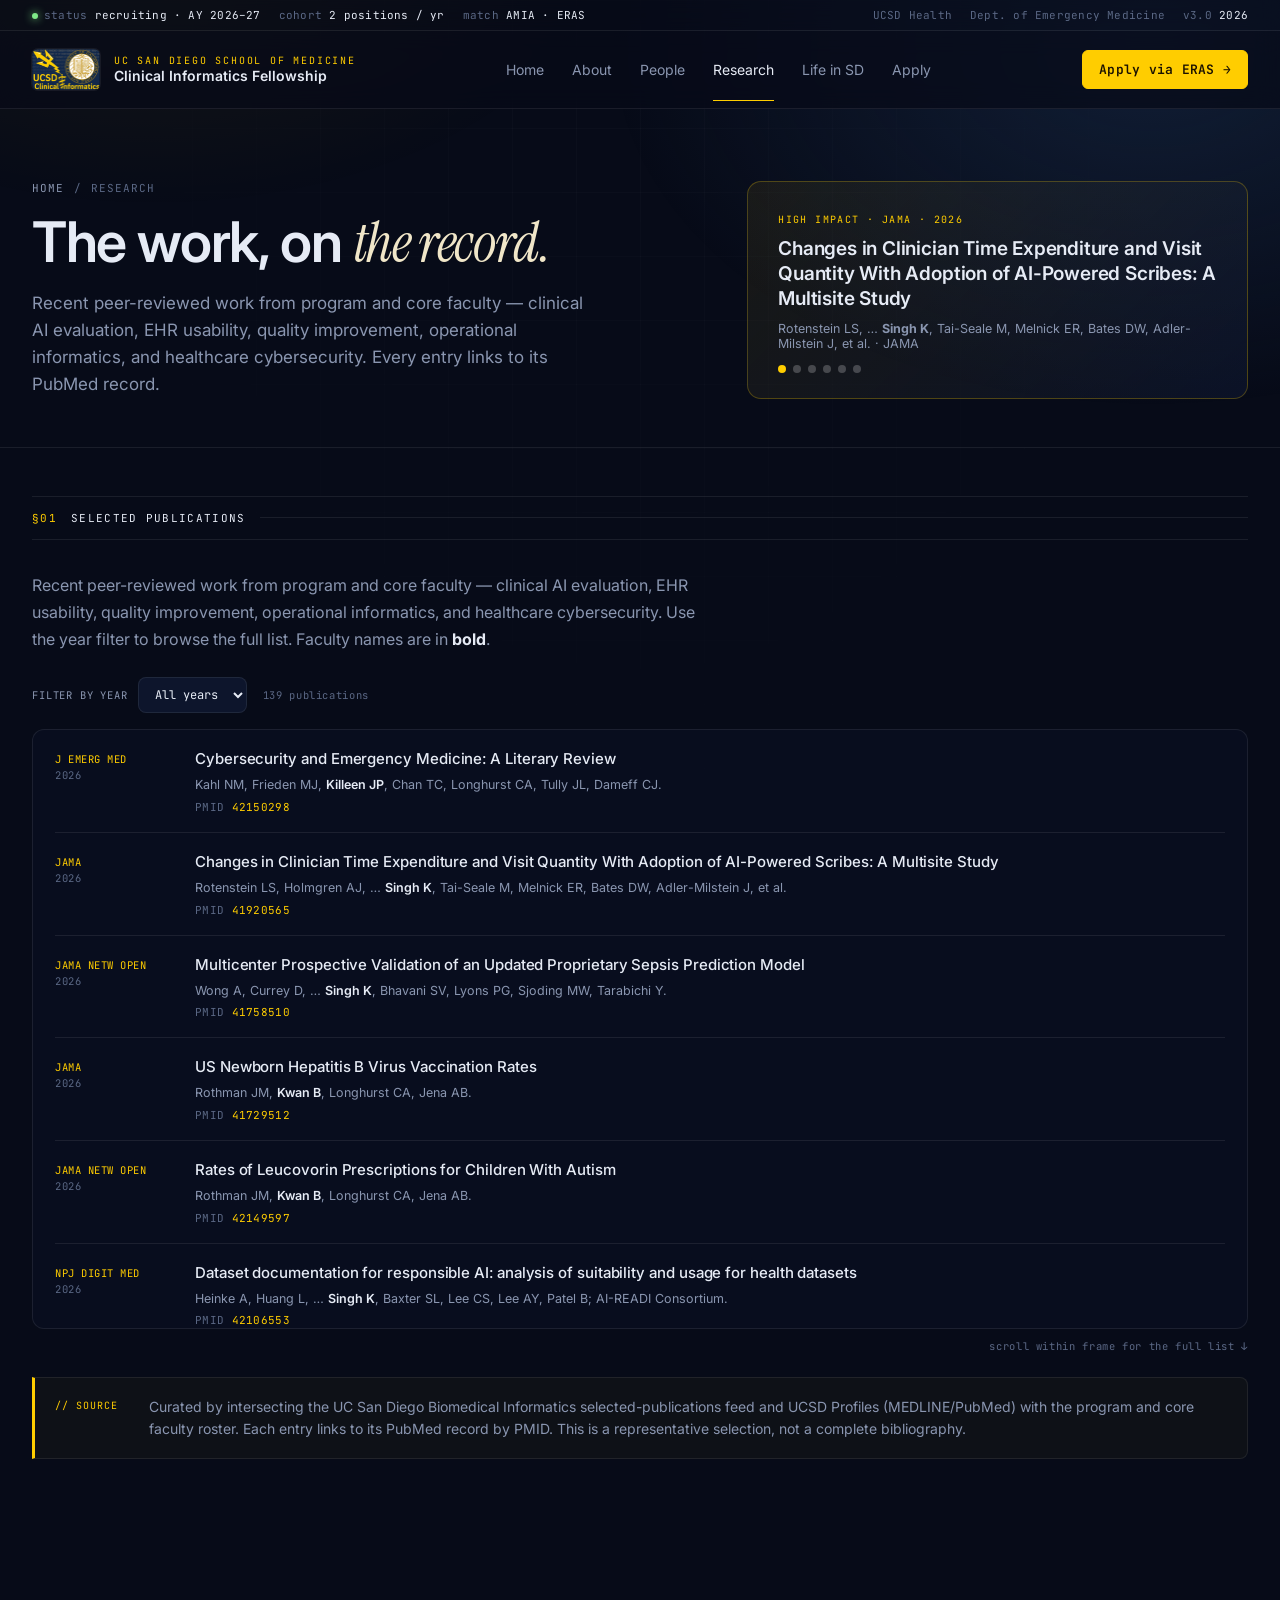
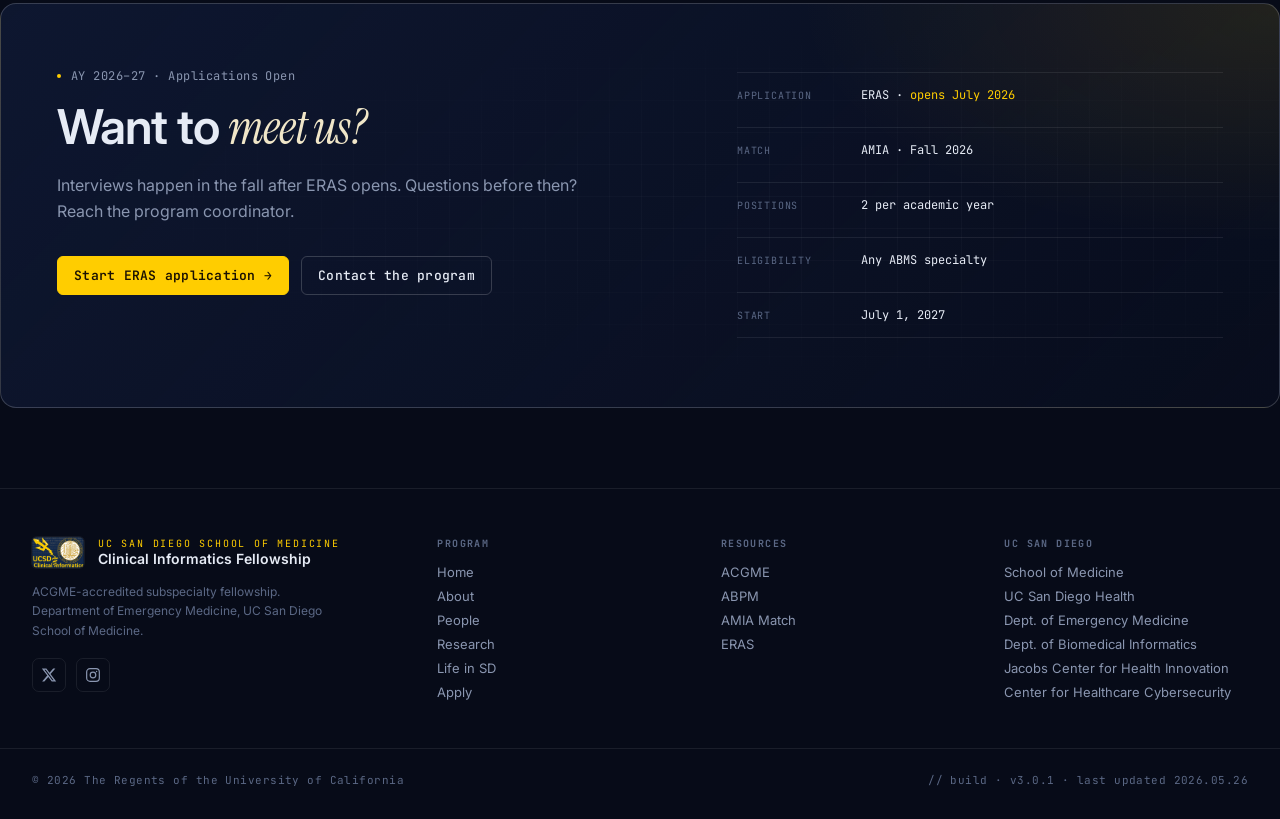
<file: research.html>
<!doctype html>
<html lang="en">
<head>
<meta charset="utf-8" />
<meta name="viewport" content="width=device-width,initial-scale=1" />
<title>Research — UC San Diego Clinical Informatics Fellowship</title>
<meta name="description" content="Selected peer-reviewed publications from program and core faculty of the UCSD Clinical Informatics Fellowship.">
<link rel="preconnect" href="https://fonts.googleapis.com">
<link rel="preconnect" href="https://fonts.gstatic.com" crossorigin>
<link href="https://fonts.googleapis.com/css2?family=JetBrains+Mono:wght@400;500;700&family=Instrument+Serif:ital@0;1&family=Inter:wght@300;400;500;600;700&display=swap" rel="stylesheet">
<link rel="stylesheet" href="assets/css/site.css">
<style>
  /* large faculty profile card */
  .fac-profile{
    display:grid;grid-template-columns:280px 1fr;gap:32px;
    border:1px solid var(--line);border-radius:14px;background:rgba(16,26,54,0.35);
    padding:24px;align-items:start;
    transition:all .2s;
  }
  .fac-profile:hover{border-color:var(--line-strong)}
  .fac-profile .ph{aspect-ratio:1/1;border-radius:10px;overflow:hidden;background:#1a2440;position:relative}
  .fac-profile .ph img{width:100%;height:100%;object-fit:cover;filter:saturate(0.95) contrast(1.04)}
  .fac-profile .ph::after{content:"";position:absolute;inset:0;background:linear-gradient(180deg,transparent 65%,rgba(7,11,24,0.6));pointer-events:none}
  .fac-profile .body{display:flex;flex-direction:column;height:100%}
  .fac-profile .role{font-family:'JetBrains Mono',monospace;font-size:10.5px;color:var(--accent);letter-spacing:0.12em;text-transform:uppercase;margin-bottom:10px}
  .fac-profile h3{margin:0 0 6px;font-size:24px;font-weight:600;color:var(--text);letter-spacing:-0.01em}
  .fac-profile .pos{font-size:14px;color:var(--text-dim);margin-bottom:18px;line-height:1.45}
  .fac-profile .pos a{color:var(--accent);text-decoration:none}
  .fac-profile .pos a:hover{text-decoration:underline}
  a.cf-email{color:var(--accent);text-decoration:none}
  .fac-profile .bio{font-size:14.5px;color:var(--text-dim);line-height:1.6;margin:0 0 18px;max-width:680px}
  .fac-profile .tags{display:flex;flex-wrap:wrap;gap:6px;margin-top:auto;padding-top:14px;border-top:1px solid var(--line)}
  .fac-profile .tags .t{
    font-family:'JetBrains Mono',monospace;font-size:10.5px;color:var(--text-dim);
    padding:4px 9px;border:1px solid var(--line);border-radius:999px;letter-spacing:0.04em;
  }
  .fac-profile .tags .t.gold{color:var(--accent);border-color:rgba(255,205,0,0.3)}

  /* small directory rows */
  .dir-row{
    display:grid;grid-template-columns:48px 1fr 1fr 80px;gap:18px;
    padding:18px 0;border-bottom:1px solid var(--line);align-items:center;
    transition:padding-left .15s;
  }
  .dir-row:hover{padding-left:6px}
  .dir-row .dot-img{width:40px;height:40px;border-radius:50%;background:linear-gradient(135deg,#1a2440,#0d4a7c);border:1px solid var(--line);display:flex;align-items:center;justify-content:center;font-family:'JetBrains Mono',monospace;font-size:11px;color:var(--accent);overflow:hidden}
  .dir-row .dot-img img{width:100%;height:100%;object-fit:cover}
  .dir-row .nm{font-size:15px;font-weight:600;color:var(--text)}
  .dir-row .pos{font-size:13px;color:var(--text-dim)}
  .dir-row .yr{font-family:'JetBrains Mono',monospace;font-size:11px;color:var(--text-faint);text-align:right;letter-spacing:0.04em}

  /* fellow placeholder card */
  .fellow{
    background:rgba(16,26,54,0.35);border:1px dashed rgba(255,255,255,0.12);
    border-radius:12px;padding:20px;display:grid;grid-template-columns:60px 1fr;gap:14px;
    transition:all .2s;align-items:start;
  }
  .fellow:hover{border-color:rgba(255,205,0,0.3);background:rgba(16,26,54,0.5)}
  .fellow .ph{aspect-ratio:1/1;border-radius:50%;background:linear-gradient(135deg,#1a2440,#0d4a7c);display:flex;align-items:center;justify-content:center;font-family:'JetBrains Mono',monospace;font-size:13px;color:var(--accent);font-weight:600;border:1px solid var(--line)}
  .fellow .meta{padding-top:4px}
  .fellow .yr{font-family:'JetBrains Mono',monospace;font-size:10px;color:var(--accent);letter-spacing:0.12em;text-transform:uppercase;margin-bottom:6px}
  .fellow .nm{font-size:15px;color:var(--text);font-weight:500;margin-bottom:4px}
  .fellow .res{font-size:12.5px;color:var(--text-dim);line-height:1.4}
  .fellow.placeholder .nm{color:var(--text-faint);font-style:italic}
  .fellow.placeholder .ph{color:var(--text-faint)}

  /* alumni outcomes strip */
  .outcome-card{
    background:rgba(16,26,54,0.35);border:1px solid var(--line);border-radius:12px;
    padding:24px;display:flex;flex-direction:column;gap:10px;
  }
  .outcome-card .kicker{font-family:'JetBrains Mono',monospace;font-size:10px;color:var(--accent);letter-spacing:0.12em;text-transform:uppercase}
  .outcome-card .role{font-size:14px;color:var(--text);font-weight:500;line-height:1.3}
  .outcome-card .where{font-size:13px;color:var(--text-dim);line-height:1.4}

  /* alumni directory */
  .alum-list{display:flex;flex-direction:column;border-top:1px solid var(--line)}
  .alum{display:grid;grid-template-columns:210px 92px 1fr;gap:22px;align-items:baseline;padding:16px 2px;border-bottom:1px solid var(--line);transition:padding-left .15s,background .15s}
  .alum:hover{padding-left:8px;background:rgba(16,26,54,0.35)}
  .alum .nm{font-size:15.5px;font-weight:600;color:var(--text);letter-spacing:-0.005em}
  .alum .yr{font-family:'JetBrains Mono',monospace;font-size:11px;color:var(--accent);letter-spacing:0.04em;white-space:nowrap}
  .alum .now{font-size:13.5px;color:var(--text-dim);line-height:1.5}
  .alum .now .role{color:var(--text);font-weight:500}
  .alum.tbd .now{color:var(--text-faint);font-style:italic}

  /* monogram placeholder for faculty without photo */
  .fac-profile .ph.mono{display:flex;align-items:center;justify-content:center;background:linear-gradient(135deg,#1a2440,#0d4a7c);font-family:'JetBrains Mono',monospace;font-size:44px;font-weight:600;color:var(--accent);letter-spacing:0.02em}
  .fac-profile .ph.mono::after{display:none}
  .fac-profile .ph.mono img{position:absolute;inset:0;width:100%;height:100%;object-fit:cover}

  /* publications list */
  .pub-list{display:flex;flex-direction:column;border:1px solid var(--line);border-radius:12px;background:rgba(16,26,54,0.22);max-height:600px;overflow-y:auto;padding:0 22px;scrollbar-width:thin;scrollbar-color:rgba(255,205,0,0.4) transparent}
  .pub-list::-webkit-scrollbar{width:9px}
  .pub-list::-webkit-scrollbar-thumb{background:rgba(255,205,0,0.35);border-radius:5px;border:2px solid transparent;background-clip:padding-box}
  .pub-list::-webkit-scrollbar-track{background:transparent}
  .pub-list .pub:last-child{border-bottom:none}
  .pub-scroll-hint{font-family:'JetBrains Mono',monospace;font-size:10.5px;color:var(--text-faint);letter-spacing:0.06em;text-align:right;margin-top:10px}
  .pub{display:grid;grid-template-columns:118px 1fr;gap:22px;padding:18px 0;border-bottom:1px solid var(--line);transition:padding-left .15s}
  .pub:hover{padding-left:6px}
  .pub .jrnl{font-family:'JetBrains Mono',monospace;font-size:10.5px;color:var(--accent);letter-spacing:0.05em;text-transform:uppercase;line-height:1.55;padding-top:3px}
  .pub .jrnl .yr{display:block;color:var(--text-faint)}
  .pub .t{font-size:15px;color:var(--text);font-weight:500;line-height:1.42;margin-bottom:6px;letter-spacing:-0.005em}
  .pub .t a{color:var(--text)}
  .pub .t a:hover{color:var(--accent)}
  .pub .au{font-size:12.5px;color:var(--text-dim);line-height:1.55}
  .pub .pmid{font-family:'JetBrains Mono',monospace;font-size:11px;color:var(--text-faint);margin-top:5px;letter-spacing:.3px}
  .pub .pmid a{color:var(--accent);text-decoration:none}
  .pub .pmid a:hover{text-decoration:underline}
  .pub .au b{color:var(--text);font-weight:600}
  .pub-hero{position:relative;border:1px solid rgba(255,205,0,0.25);border-radius:14px;background:linear-gradient(135deg,rgba(255,205,0,0.07),rgba(16,26,54,0.5));overflow:hidden;margin-bottom:26px}
  .pub-hero .slide{display:none;padding:26px 30px 8px}
  .pub-hero .slide.active{display:block}
  .pub-hero .eyebrow{font-family:'JetBrains Mono',monospace;font-size:10px;color:var(--accent);letter-spacing:0.14em;text-transform:uppercase;margin-bottom:10px}
  .pub-hero .slide .t{font-size:19px;font-weight:600;color:var(--text);line-height:1.32;letter-spacing:-0.01em;max-width:820px}
  .pub-hero .slide .t a{color:var(--text)}
  .pub-hero .slide .t a:hover{color:var(--accent)}
  .pub-hero .slide .au{font-size:12.5px;color:var(--text-dim);margin-top:10px}
  .pub-hero .dots{display:flex;gap:7px;padding:6px 30px 20px}
  .pub-hero .dot{width:8px;height:8px;border-radius:50%;border:none;background:rgba(255,255,255,0.22);cursor:pointer;padding:0}
  .pub-hero .dot.on{background:var(--accent)}
  .pub-controls{display:flex;align-items:center;gap:16px;margin-bottom:16px;flex-wrap:wrap}
  .pub-controls label{font-family:'JetBrains Mono',monospace;font-size:10.5px;color:var(--text-dim);letter-spacing:0.08em;text-transform:uppercase;display:flex;align-items:center;gap:10px}
  .pub-controls select{background:rgba(16,26,54,0.7);color:var(--text);border:1px solid var(--line);border-radius:8px;padding:8px 12px;font-family:'JetBrains Mono',monospace;font-size:12px;cursor:pointer}
  .pub-count{font-family:'JetBrains Mono',monospace;font-size:10.5px;color:var(--text-faint);letter-spacing:0.06em}
  @media (max-width:640px){
    .fac-profile{grid-template-columns:88px 1fr;gap:16px;padding:18px}
    .fac-profile .ph{border-radius:8px}
    .fac-profile h3{font-size:19px}
    .fac-profile .pos{font-size:13px;margin-bottom:14px}
    .fac-profile .bio{font-size:14px}
    .fac-profile .tags{grid-column:1 / -1}
    .pub{grid-template-columns:1fr;gap:5px;padding:16px 0}
    .pub .jrnl{padding-top:0}
    .pub .jrnl .yr{display:inline;margin-left:6px}
    .pub .t{font-size:14.5px}
    .pub-hero .slide,.pub-hero .dots{padding-left:20px;padding-right:20px}
    .pub-hero .slide .t{font-size:16.5px}
    .dir-row{grid-template-columns:40px 1fr auto;gap:12px}
    .dir-row .sub{display:none}
    .alum{grid-template-columns:1fr auto;gap:6px 14px;padding:14px 2px}
    .alum .now{grid-column:1 / -1}
    .fellow{grid-template-columns:48px 1fr;padding:16px}
    .outcome-card{padding:20px}
  }
</style>
</head>
<body data-screen-label="Research">

<div class="bg-grid"></div>
<div class="bg-glow"></div>

<div class="topbar">
  <div class="topbar-inner">
    <div class="topbar-left">
      <span><span class="pulse"></span><span class="k">status</span> <span class="v">recruiting · AY 2026–27</span></span>
      <span><span class="k">cohort</span> <span class="v">2 positions / yr</span></span>
      <span><span class="k">match</span> <span class="v">AMIA · ERAS</span></span>
    </div>
    <div class="topbar-right">
      <span><span class="k">UCSD Health</span></span>
      <span><span class="k">Dept. of Emergency Medicine</span></span>
      <span><span class="k">v3.0</span> <span class="v">2026</span></span>
    </div>
  </div>
</div>

<nav class="main">
  <div class="nav-inner">
    <a href="index.html" class="brand">
      <img src="assets/cf-patch.jpg" alt="UCSD Clinical Informatics Fellowship">
      <div class="brand-text">
        <div class="l1">UC San Diego School of Medicine</div>
        <div class="l2">Clinical Informatics Fellowship</div>
      </div>
    </a>
    <div class="nav-links">
      <a href="index.html">Home</a>
      <a href="about.html">About</a>
      <a href="people.html">People</a>
      <a href="research.html" class="active">Research</a>
      <a href="san-diego.html">Life in SD</a>
      <a href="apply.html">Apply</a>
    </div>
    <div class="nav-cta">
      <a class="btn primary" href="apply.html">Apply via ERAS <span class="arr">→</span></a>
    </div>
  </div>
</nav>

<section class="page-hero">
  <div class="page-hero-row" style="align-items:stretch">
    <div>
      <div class="crumbs"><a href="index.html">Home</a><span class="sep">/</span><span>Research</span></div>
      <h1>The work, on <span class="serif">the record.</span></h1>
      <p class="lede">Recent peer-reviewed work from program and core faculty &mdash; clinical AI evaluation, EHR usability, quality improvement, operational informatics, and healthcare cybersecurity. Every entry links to its PubMed record.</p>
    </div>
    <div class="pub-hero" id="pubHero" aria-label="Highlighted publications" style="margin-bottom:0;display:flex;flex-direction:column;justify-content:center"></div>
  </div>
</section>

<!-- PUBLICATIONS -->
<section class="curr" style="padding-bottom:80px">
  <div class="container">
    <div class="section-ribbon"><span class="n">§01</span> <span class="label">Selected publications</span></div>

    <p class="prose lead" style="margin-bottom:24px">Recent peer-reviewed work from program and core faculty &mdash; clinical AI evaluation, EHR usability, quality improvement, operational informatics, and healthcare cybersecurity. Use the year filter to browse the full list. Faculty names are in <b style="color:var(--text)">bold</b>.</p>

    <div class="pub-controls">
      <label>Filter by year
        <select id="pubYear"></select>
      </label>
      <span class="pub-count"></span>
    </div>

    <div class="pub-list" id="pubList"></div>
    <div class="pub-scroll-hint">scroll within frame for the full list ↓</div>

    <div class="notice" style="margin-top:24px">
      <div class="lbl">// Source</div>
      <div>Curated by intersecting the <a href="https://dbmi.ucsd.edu/research/publications.html" target="_blank" rel="noopener">UC San Diego Biomedical Informatics selected-publications feed</a> and UCSD Profiles (MEDLINE/PubMed) with the program and core faculty roster. Each entry links to its PubMed record by PMID. This is a representative selection, not a complete bibliography.</div>
    </div>
  </div>
</section>

<!-- APPLY -->
<section id="apply" class="apply">
  <div class="apply-inner">
    <div>
      <div class="hero-eyebrow" style="margin-bottom:18px"><span class="dot"></span> AY 2026–27 · Applications Open</div>
      <h2>Want to <span class="serif">meet us?</span></h2>
      <p>Interviews happen in the fall after ERAS opens. Questions before then? Reach the program coordinator.</p>
      <div class="hero-ctas">
        <a class="btn primary" href="https://myeras.aamc.org/myeras-web/#/landing" target="_blank" rel="noopener">Start ERAS application <span class="arr">→</span></a>
        <a class="btn" href="apply.html#contact">Contact the program</a>
      </div>
    </div>
    <div class="apply-meta">
      <div class="r"><div class="k">Application</div><div class="v">ERAS · <span class="gold">opens July 2026</span></div></div>
      <div class="r"><div class="k">Match</div><div class="v">AMIA · Fall 2026</div></div>
      <div class="r"><div class="k">Positions</div><div class="v">2 per academic year</div></div>
      <div class="r"><div class="k">Eligibility</div><div class="v">Any ABMS specialty</div></div>
      <div class="r"><div class="k">Start</div><div class="v">July 1, 2027</div></div>
    </div>
  </div>
</section>

<footer>
  <div class="foot">
    <div>
      <div class="brand" style="margin-bottom:14px">
        <img src="assets/cf-patch.jpg" alt="" style="width:52px;border-radius:5px">
        <div class="brand-text">
          <div class="l1">UC San Diego School of Medicine</div>
          <div class="l2">Clinical Informatics Fellowship</div>
        </div>
      </div>
      <div style="color:var(--text-faint);font-size:12px;line-height:1.6;max-width:300px">ACGME-accredited subspecialty fellowship. Department of Emergency Medicine, UC San Diego School of Medicine.</div>
      <div class="foot-social">
        <a href="https://x.com/UCSDCIFellows" target="_blank" rel="noopener" aria-label="X (@UCSDCIFellows)"><svg viewBox="0 0 24 24" width="16" height="16" fill="currentColor"><path d="M18.244 2.25h3.308l-7.227 8.26 8.502 11.24h-6.66l-5.214-6.817L4.99 21.75H1.68l7.73-8.835L1.254 2.25H8.08l4.713 6.231 5.45-6.231zm-1.161 17.52h1.833L7.084 4.126H5.117z"/></svg></a>
        <a href="https://www.instagram.com/ucsd_ci_fellowship" target="_blank" rel="noopener" aria-label="Instagram (@ucsd_ci_fellowship)"><svg viewBox="0 0 24 24" width="16" height="16" fill="none" stroke="currentColor" stroke-width="1.8"><rect x="2.5" y="2.5" width="19" height="19" rx="5"/><circle cx="12" cy="12" r="4.2"/><circle cx="17.4" cy="6.6" r="1.1" fill="currentColor" stroke="none"/></svg></a>
      </div>
    </div>
    <div><h4>Program</h4><ul>
  <li><a href="index.html">Home</a></li>
  <li><a href="about.html">About</a></li>
  <li><a href="people.html">People</a></li>
  <li><a href="research.html">Research</a></li>
  <li><a href="san-diego.html">Life in SD</a></li>
  <li><a href="apply.html">Apply</a></li>
</ul></div>
<div><h4>Resources</h4><ul>
  <li><a href="https://www.acgme.org" target="_blank" rel="noopener">ACGME</a></li>
  <li><a href="https://www.theabpm.org/become-certified/subspecialties/clinical-informatics/" target="_blank" rel="noopener">ABPM</a></li>
  <li><a href="https://amia.org/membership/academic-forum/amia-clinical-informatics-fellowship-match" target="_blank" rel="noopener">AMIA Match</a></li>
  <li><a href="https://myeras.aamc.org/myeras-web/#/landing" target="_blank" rel="noopener">ERAS</a></li>
</ul></div>
<div><h4>UC San Diego</h4><ul>
  <li><a href="https://medschool.ucsd.edu" target="_blank" rel="noopener">School of Medicine</a></li>
  <li><a href="https://health.ucsd.edu" target="_blank" rel="noopener">UC San Diego Health</a></li>
  <li><a href="https://emergencymed.ucsd.edu" target="_blank" rel="noopener">Dept. of Emergency Medicine</a></li>
  <li><a href="https://dbmi.ucsd.edu" target="_blank" rel="noopener">Dept. of Biomedical Informatics</a></li>
  <li><a href="https://healthinnovation.ucsd.edu" target="_blank" rel="noopener">Jacobs Center for Health Innovation</a></li>
  <li><a href="https://cyberhealth.ucsd.edu" target="_blank" rel="noopener">Center for Healthcare Cybersecurity</a></li>
</ul></div>
  </div>
  <div class="foot-bottom">
    <div>© 2026 The Regents of the University of California</div>
    <div>// build · v3.0.1 · last updated 2026.05.26</div>
  </div>
</footer>

<script src="assets/data/publications.js"></script>
<script>
document.querySelectorAll('.cf-email').forEach(function(a){var e=a.getAttribute('data-e');if(e){try{e=atob(e);a.href='mailto:'+e;a.textContent=e;}catch(x){}}});
(function(){
  var DATA=(window.PUBLICATIONS||[]);
  function url(p){return 'https://pubmed.ncbi.nlm.nih.gov/'+p.pmid+'/';}
  var hero=document.getElementById('pubHero');
  if(hero){
    var hi=DATA.filter(function(p){return p.highlight;}).sort(function(a,b){return (a.highlight.order||0)-(b.highlight.order||0);});
    if(hi.length){
      var slides=hi.map(function(p,n){
        return '<div class="slide'+(n===0?' active':'')+'"><div class="eyebrow">'+p.highlight.venue+'</div>'+
          '<div class="t"><a href="'+url(p)+'" target="_blank" rel="noopener">'+p.title+'</a></div>'+
          '<div class="au">'+(p.highlight.authors||p.authors)+'</div></div>';
      }).join('');
      var dots='<div class="dots">'+hi.map(function(p,n){return '<button class="dot'+(n===0?' on':'')+'" aria-label="Highlight '+(n+1)+'"></button>';}).join('')+'</div>';
      hero.innerHTML=slides+dots;
      var s=[].slice.call(hero.querySelectorAll('.slide')),d=[].slice.call(hero.querySelectorAll('.dot')),i=0,t;
      function go(n){s[i].classList.remove('active');if(d[i])d[i].classList.remove('on');i=(n+s.length)%s.length;s[i].classList.add('active');if(d[i])d[i].classList.add('on');}
      d.forEach(function(b,n){b.addEventListener('click',function(){go(n);r();});});
      function r(){clearInterval(t);t=setInterval(function(){go(i+1);},5000);}
      if(s.length>1)r();
    }
  }
  var list=document.getElementById('pubList');
  if(list){
    list.innerHTML=DATA.map(function(p){
      return '<div class="pub" data-year="'+p.year+'"><div class="jrnl">'+p.journal+'<span class="yr">'+p.year+'</span></div>'+
        '<div><div class="t"><a href="'+url(p)+'" target="_blank" rel="noopener">'+p.title+'</a></div>'+
        '<div class="au">'+p.authors+'</div>'+
        '<div class="pmid">PMID <a href="'+url(p)+'" target="_blank" rel="noopener">'+p.pmid+'</a></div></div></div>';
    }).join('');
  }
  var sel=document.getElementById('pubYear');
  if(sel){
    var years=Array.from(new Set(DATA.map(function(p){return p.year;}))).sort(function(a,b){return b-a;});
    sel.innerHTML='<option value="all">All years</option>'+years.map(function(y){return '<option value="'+y+'">'+y+'</option>';}).join('');
  }
  var p=[].slice.call(document.querySelectorAll('.pub-list .pub')),c=document.querySelector('.pub-count');
  function apply(){var y=sel?sel.value:'all',n=0;p.forEach(function(x){var sh=(y==='all'||x.getAttribute('data-year')===y);x.style.display=sh?'':'none';if(sh)n++;});if(c)c.textContent=n+(n===1?' publication':' publications');}
  if(sel)sel.addEventListener('change',apply);
  apply();
})();
</script>
<script src="assets/js/tweaks.js"></script>
</body>
</html>
</file>
<file: assets/css/site.css>
/* ============================================================
   UCSD CI Fellowship — A · Compile — shared stylesheet
   ============================================================ */

:root{
  --navy-950:#070b18;
  --navy-900:#0c1428;
  --navy-800:#101a36;
  --navy-700:#182b49;          /* UCSD primary navy */
  --navy-600:#21345a;
  --line:rgba(255,255,255,0.08);
  --line-strong:rgba(255,255,255,0.18);
  --text:#e6ebf5;
  --text-dim:#8a96b0;
  --text-faint:#5b6885;
  --accent:#ffcd00;             /* UCSD gold — overridable via tweak */
  --accent-warm:#f5b800;
  --green:#7ee787;
  --pink:#ff7b72;
  --cyan:#79c0ff;

  --pad-y:80px;                 /* section vertical padding, density tweak */
  --max:1400px;
  --content-pad:32px;
}

*{box-sizing:border-box}
html,body{margin:0;background:var(--navy-950);color:var(--text);font-family:'Inter',system-ui,sans-serif;-webkit-font-smoothing:antialiased;text-rendering:optimizeLegibility}
body{overflow-x:hidden}
a{color:inherit;text-decoration:none}
img{display:block;max-width:100%}
.mono{font-family:'JetBrains Mono',ui-monospace,monospace;font-feature-settings:"liga" 0}
.serif{font-family:'Instrument Serif',serif;font-weight:400;font-style:italic}
.container{max-width:var(--max);margin:0 auto;padding:0 var(--content-pad)}

/* ------------------ background motifs ------------------ */
.bg-grid{
  position:fixed;inset:0;pointer-events:none;z-index:0;
  background-image:
    linear-gradient(rgba(255,255,255,0.025) 1px,transparent 1px),
    linear-gradient(90deg,rgba(255,255,255,0.025) 1px,transparent 1px);
  background-size:64px 64px;
  mask-image:radial-gradient(ellipse at center top,black,transparent 70%);
  transition:opacity .25s;
}
.bg-glow{
  position:fixed;inset:0;pointer-events:none;z-index:0;
  background:
    radial-gradient(800px 500px at 12% -10%, rgba(255,205,0,0.08), transparent 60%),
    radial-gradient(900px 600px at 90% 5%, rgba(24,43,73,0.6), transparent 60%);
}
[data-grid="off"] .bg-grid{opacity:0}

/* ------------------ top status bar ------------------ */
.topbar{
  position:relative;z-index:5;
  border-bottom:1px solid var(--line);
  background:rgba(7,11,24,0.6);
  backdrop-filter:blur(10px);
  font-family:'JetBrains Mono',ui-monospace,monospace;
  font-size:11px;color:var(--text-faint);
  letter-spacing:0.02em;
}
.topbar-inner{max-width:var(--max);margin:0 auto;padding:8px var(--content-pad);display:flex;justify-content:space-between;align-items:center;gap:24px;flex-wrap:wrap}
.topbar-left,.topbar-right{display:flex;gap:18px;align-items:center}
.pulse{width:6px;height:6px;border-radius:50%;background:var(--green);box-shadow:0 0 8px var(--green);animation:pulse 2s infinite;display:inline-block;vertical-align:middle;margin-right:6px}
@keyframes pulse{0%,100%{opacity:1}50%{opacity:0.4}}
.topbar .k{color:var(--text-faint)}
.topbar .v{color:var(--text)}
[data-topbar="off"] .topbar{display:none}

/* ------------------ nav ------------------ */
nav.main{
  position:sticky;top:0;z-index:20;
  border-bottom:1px solid var(--line);
  background:rgba(7,11,24,0.72);
  backdrop-filter:blur(12px);
}
.nav-inner{max-width:var(--max);margin:0 auto;padding:18px var(--content-pad);display:flex;align-items:center;justify-content:space-between;gap:32px}
.brand{display:flex;align-items:center;gap:14px}
.brand img{width:68px;height:auto;border-radius:6px;box-shadow:0 0 0 1px rgba(255,255,255,0.06)}
.brand-text{line-height:1.1}
.brand-text .l1{font-family:'JetBrains Mono',ui-monospace,monospace;font-size:10px;color:var(--accent);letter-spacing:0.18em;text-transform:uppercase}
.brand-text .l2{font-size:14px;font-weight:600;color:var(--text);margin-top:2px}
.train{font-family:'JetBrains Mono',ui-monospace,monospace;font-size:11px;line-height:1.5;color:var(--text-dim);letter-spacing:0.02em;margin-top:12px}
.train + .train{margin-top:3px}
.train .lbl{color:var(--accent);margin-right:8px;font-weight:600}
.nav-links{display:flex;gap:28px;align-items:center;font-size:14px;color:var(--text-dim)}
.nav-links a{position:relative;padding:4px 0}
.nav-links a:hover{color:var(--text)}
.nav-links .active{color:var(--text)}
.nav-links .active::after{
  content:"";position:absolute;left:0;right:0;bottom:-19px;height:1px;background:var(--accent);
}
.nav-cta{display:flex;align-items:center;gap:12px}

/* ------------------ buttons ------------------ */
.btn{
  display:inline-flex;align-items:center;gap:8px;
  padding:10px 16px;border-radius:6px;
  font-size:13px;font-weight:500;cursor:pointer;
  border:1px solid var(--line-strong);background:transparent;color:var(--text);
  transition:all 0.15s;
  font-family:'JetBrains Mono',ui-monospace,monospace;
  letter-spacing:0.02em;
}
.btn:hover{border-color:var(--accent);color:var(--accent)}
.btn.primary{background:var(--accent);color:#1a1100;border-color:var(--accent);font-weight:600}
.btn.primary:hover{background:#fff;border-color:#fff;color:#1a1100}
.btn.lg{padding:13px 22px;font-size:14px}
.btn .arr{transition:transform 0.15s}
.btn:hover .arr{transform:translateX(3px)}

/* ------------------ section base ------------------ */
section{position:relative;z-index:2}
.section-head{display:flex;justify-content:space-between;align-items:end;gap:32px;margin-bottom:40px;padding-top:var(--pad-y)}
.section-head .eyebrow{font-family:'JetBrains Mono',ui-monospace,monospace;font-size:11px;color:var(--accent);letter-spacing:0.12em;text-transform:uppercase;margin-bottom:14px}
.section-head h2{font-size:42px;line-height:1.08;font-weight:600;letter-spacing:-0.02em;margin:0;max-width:680px}
.section-head h2 .serif{color:#f0e6c8}
.section-head .sub{color:var(--text-dim);font-size:15px;max-width:380px;line-height:1.5}

/* ------------------ hero (home) ------------------ */
.hero{position:relative;z-index:2;max-width:var(--max);margin:0 auto;padding:72px var(--content-pad) 56px;display:grid;grid-template-columns:1.05fr 1fr;gap:64px;align-items:start}
.hero-eyebrow{
  font-family:'JetBrains Mono',ui-monospace,monospace;font-size:12px;
  color:var(--text-dim);letter-spacing:0.04em;margin-bottom:24px;
  display:flex;align-items:center;gap:10px;
}
.hero-eyebrow .dot{width:4px;height:4px;background:var(--accent);border-radius:50%}
.hero h1{
  font-size:68px;line-height:1.02;font-weight:600;letter-spacing:-0.025em;
  margin:0 0 28px;color:var(--text);
}
.hero h1 .accent{color:var(--accent)}
.hero h1 .serif{color:#f0e6c8;font-size:0.95em}
.hero p.lede{font-size:18px;line-height:1.55;color:var(--text-dim);margin:0 0 40px;max-width:560px}
.hero-ctas{display:flex;gap:12px;margin-bottom:48px;flex-wrap:wrap}
.hero-meta{display:grid;grid-template-columns:repeat(4,1fr);gap:24px;padding-top:32px;border-top:1px solid var(--line);max-width:600px}
.hero-meta .stat .n{font-family:'JetBrains Mono',ui-monospace,monospace;font-size:24px;color:var(--accent);font-weight:500;letter-spacing:-0.02em}
.hero-meta .stat .l{font-size:11px;color:var(--text-faint);text-transform:uppercase;letter-spacing:0.08em;margin-top:6px}

/* ------------------ terminal ------------------ */
.terminal{
  position:relative;
  background:linear-gradient(180deg,rgba(16,26,54,0.85),rgba(10,16,36,0.92));
  border:1px solid var(--line-strong);
  border-radius:12px;
  overflow:hidden;
  box-shadow:0 30px 60px -20px rgba(0,0,0,0.6), 0 0 0 1px rgba(255,205,0,0.05);
  font-family:'JetBrains Mono',ui-monospace,monospace;
  font-size:12.5px;
  line-height:1.7;
}
.terminal-bar{
  display:flex;align-items:center;gap:8px;
  padding:10px 14px;
  border-bottom:1px solid var(--line);
  background:rgba(7,11,24,0.5);
}
.terminal-bar .dot{width:11px;height:11px;border-radius:50%}
.terminal-bar .dot.r{background:#ff5f57}
.terminal-bar .dot.y{background:#febc2e}
.terminal-bar .dot.g{background:#28c840}
.terminal-bar .title{margin-left:14px;font-size:11px;color:var(--text-faint)}
.terminal-bar .right{margin-left:auto;font-size:10px;color:var(--text-faint);letter-spacing:0.06em}
.terminal-body{padding:18px 20px;min-height:480px}
.tline{display:block;white-space:pre-wrap}
.c-gray{color:var(--text-faint)}
.c-dim{color:var(--text-dim)}
.c-gold{color:var(--accent)}
.c-green{color:var(--green)}
.c-pink{color:var(--pink)}
.c-cyan{color:var(--cyan)}
.c-text{color:var(--text)}
.prompt{color:var(--accent)}
.cursor{display:inline-block;width:8px;height:14px;background:var(--accent);vertical-align:-2px;margin-left:2px;animation:blink 1s steps(2) infinite}
@keyframes blink{50%{opacity:0}}

/* ------------------ ticker ------------------ */
.ticker{
  border-top:1px solid var(--line);border-bottom:1px solid var(--line);
  padding:14px 0;overflow:hidden;background:rgba(7,11,24,0.4);
  font-family:'JetBrains Mono',ui-monospace,monospace;font-size:12px;color:var(--text-dim);
  margin-top:48px;position:relative;z-index:2;
}
.ticker-track{display:flex;gap:48px;white-space:nowrap;animation:scroll 60s linear infinite}
.ticker-track span{display:inline-flex;align-items:center;gap:10px}
.ticker-track .sep{color:var(--accent);opacity:0.6}
@keyframes scroll{from{transform:translateX(0)}to{transform:translateX(-50%)}}

/* ------------------ generic page hero (non-home) ------------------ */
.page-hero{
  position:relative;z-index:2;max-width:var(--max);margin:0 auto;
  padding:72px var(--content-pad) 48px;
  border-bottom:1px solid var(--line);
}
.page-hero-row{display:grid;grid-template-columns:1.3fr 1fr;gap:64px;align-items:end}
.page-hero .crumbs{font-family:'JetBrains Mono',monospace;font-size:11px;color:var(--text-faint);letter-spacing:0.08em;text-transform:uppercase;margin-bottom:18px}
.page-hero .crumbs a{color:var(--text-dim)}
.page-hero .crumbs .sep{margin:0 10px;color:var(--text-faint)}
.page-hero h1{
  font-size:56px;line-height:1.04;font-weight:600;letter-spacing:-0.025em;margin:0 0 18px;color:var(--text);
}
.page-hero h1 .accent{color:var(--accent)}
.page-hero h1 .serif{color:#f0e6c8}
.page-hero p.lede{font-size:17px;line-height:1.6;color:var(--text-dim);margin:0;max-width:560px}
.page-hero .right-meta{font-family:'JetBrains Mono',monospace;font-size:11px;color:var(--text-faint);letter-spacing:0.04em;display:grid;gap:10px;padding-bottom:6px}
.page-hero .right-meta .r{display:grid;grid-template-columns:90px 1fr;gap:14px;padding:8px 0;border-top:1px solid var(--line)}
.page-hero .right-meta .r:last-child{border-bottom:1px solid var(--line)}
.page-hero .right-meta .k{color:var(--text-faint);text-transform:uppercase;letter-spacing:0.08em;font-size:10px;padding-top:2px}
.page-hero .right-meta .v{color:var(--text)}

/* ------------------ CHI / model card (home) ------------------ */
.chi{padding-bottom:80px}
.chi-grid{display:grid;grid-template-columns:1.2fr 1fr;gap:48px;align-items:center}
.chi-card{
  background:linear-gradient(180deg,rgba(16,26,54,0.6),rgba(10,16,36,0.4));
  border:1px solid var(--line);border-radius:14px;padding:36px;
  position:relative;overflow:hidden;
}
.chi-card::before{
  content:"";position:absolute;inset:0;
  background:radial-gradient(600px 400px at 100% 0%, rgba(255,205,0,0.07), transparent 50%);
  pointer-events:none;
}
.chi-tag{display:inline-block;font-family:'JetBrains Mono',ui-monospace,monospace;font-size:10px;color:var(--accent);letter-spacing:0.16em;text-transform:uppercase;padding:5px 10px;border:1px solid rgba(255,205,0,0.3);border-radius:4px;margin-bottom:24px}
.chi-card h3{font-size:32px;line-height:1.1;font-weight:600;letter-spacing:-0.02em;margin:0 0 16px}
.chi-card h3 .serif{color:#f0e6c8}
.chi-card p{color:var(--text-dim);font-size:15px;line-height:1.6;margin:0 0 28px}
.chi-bullets{display:grid;gap:14px;margin-bottom:32px}
.chi-bullets .b{display:flex;gap:14px;align-items:start;font-size:14px;color:var(--text-dim)}
.chi-bullets .b .ix{font-family:'JetBrains Mono',ui-monospace,monospace;font-size:11px;color:var(--accent);min-width:36px;padding-top:2px}
.chi-bullets .b .t strong{color:var(--text);font-weight:600}

.modelcard{
  background:#0a1226;border:1px solid var(--line-strong);border-radius:10px;
  padding:20px;font-family:'JetBrains Mono',ui-monospace,monospace;font-size:11.5px;
  line-height:1.7;
}
.modelcard .head{display:flex;justify-content:space-between;align-items:center;padding-bottom:14px;border-bottom:1px solid var(--line);margin-bottom:14px}
.modelcard .head .h{color:var(--text);font-weight:500;font-size:12px}
.modelcard .head .badge{color:var(--green);font-size:10px;padding:2px 8px;border:1px solid rgba(126,231,135,0.3);border-radius:4px;background:rgba(126,231,135,0.05)}
.modelcard .row{display:grid;grid-template-columns:130px 1fr;gap:12px;padding:5px 0;color:var(--text-dim)}
.modelcard .row .k{color:var(--text-faint)}
.modelcard .row .v{color:var(--text)}
.modelcard .bars{display:flex;gap:3px;align-items:end;height:14px;margin-top:2px}
.modelcard .bars span{flex:1;background:var(--accent);border-radius:1px;opacity:0.8}

/* ------------------ curriculum block grid ------------------ */
.curr{padding-bottom:80px}
.blocks{display:grid;grid-template-columns:repeat(12,1fr);gap:6px}
.block{
  background:rgba(16,26,54,0.4);
  border:1px solid var(--line);
  border-radius:6px;
  padding:14px 12px;
  font-family:'JetBrains Mono',ui-monospace,monospace;
  font-size:10.5px;
  min-height:96px;
  display:flex;flex-direction:column;justify-content:space-between;
  transition:all 0.2s;
  cursor:default;
  position:relative;
}
.block:hover{border-color:var(--accent);background:rgba(255,205,0,0.04);transform:translateY(-2px)}
.block .bnum{color:var(--accent);font-size:10px;letter-spacing:0.05em;margin-bottom:8px;display:flex;justify-content:space-between}
.block .bnum .wks{color:var(--text-faint)}
.block .btitle{color:var(--text);font-size:11px;line-height:1.3;font-weight:500;font-family:'Inter',sans-serif;letter-spacing:0}
.block.highlight{background:linear-gradient(135deg,rgba(255,205,0,0.12),rgba(255,205,0,0.04));border-color:rgba(255,205,0,0.4)}
.year-label{font-family:'JetBrains Mono',ui-monospace,monospace;font-size:11px;color:var(--text-faint);letter-spacing:0.12em;text-transform:uppercase;margin:24px 0 12px;display:flex;align-items:center;gap:12px}
.year-label::after{content:"";flex:1;height:1px;background:var(--line)}

/* ------------------ faculty grid ------------------ */
.faculty{padding-bottom:80px}
.fac-grid{display:grid;grid-template-columns:repeat(4,1fr);gap:20px}
.fac{
  background:rgba(16,26,54,0.4);border:1px solid var(--line);border-radius:10px;
  overflow:hidden;transition:all 0.2s;
}
.fac:hover{border-color:var(--line-strong);transform:translateY(-3px)}
.fac .ph{aspect-ratio:1/1;background:#1a2440;overflow:hidden;position:relative}
.fac .ph img{width:100%;height:100%;object-fit:cover;filter:saturate(0.9) contrast(1.05)}
.fac .ph::after{
  content:"";position:absolute;inset:0;
  background:linear-gradient(180deg,transparent 60%,rgba(7,11,24,0.7));
  pointer-events:none;
}
.fac .meta{padding:18px 18px 22px}
.fac .role{font-family:'JetBrains Mono',ui-monospace,monospace;font-size:10px;color:var(--accent);letter-spacing:0.1em;text-transform:uppercase;margin-bottom:8px}
.fac .name{font-size:17px;font-weight:600;color:var(--text);margin-bottom:4px}
.fac .title{font-size:13px;color:var(--text-dim);line-height:1.4}

/* ------------------ apply CTA (home) ------------------ */
.apply{
  margin:64px var(--content-pad) 80px;max-width:1336px;margin-left:auto;margin-right:auto;
  border:1px solid var(--line-strong);border-radius:16px;padding:64px 56px;
  background:
    radial-gradient(800px 400px at 100% 0%, rgba(255,205,0,0.1), transparent 60%),
    linear-gradient(135deg,rgba(16,26,54,0.8),rgba(10,16,36,0.4));
  position:relative;overflow:hidden;
}
.apply::before{
  content:"";position:absolute;inset:0;
  background-image:
    linear-gradient(rgba(255,255,255,0.03) 1px,transparent 1px),
    linear-gradient(90deg,rgba(255,255,255,0.03) 1px,transparent 1px);
  background-size:32px 32px;
  pointer-events:none;
  mask-image:radial-gradient(ellipse at 70% 50%,black,transparent 70%);
}
.apply-inner{position:relative;display:grid;grid-template-columns:1.3fr 1fr;gap:48px;align-items:center}
.apply h2{font-size:48px;line-height:1.05;font-weight:600;letter-spacing:-0.025em;margin:0 0 20px}
.apply h2 .serif{color:#f0e6c8}
.apply p{color:var(--text-dim);font-size:16px;line-height:1.6;margin:0 0 32px;max-width:520px}
.apply-meta{font-family:'JetBrains Mono',ui-monospace,monospace;font-size:12px;color:var(--text-dim);display:grid;gap:10px}
.apply-meta .r{display:grid;grid-template-columns:110px 1fr;gap:14px;padding:14px 0;border-top:1px solid var(--line)}
.apply-meta .r:last-child{border-bottom:1px solid var(--line)}
.apply-meta .k{color:var(--text-faint);text-transform:uppercase;letter-spacing:0.08em;font-size:10px;padding-top:2px}
.apply-meta .v{color:var(--text)}
.apply-meta .v .gold{color:var(--accent)}

/* ------------------ footer ------------------ */
footer{border-top:1px solid var(--line);padding:48px 0 32px;font-size:13px;color:var(--text-dim);position:relative;z-index:2}
.foot{display:grid;grid-template-columns:1.5fr 1fr 1fr 1fr;gap:40px;max-width:var(--max);margin:0 auto;padding:0 var(--content-pad)}
.foot h4{font-family:'JetBrains Mono',ui-monospace,monospace;font-size:10px;color:var(--text-faint);letter-spacing:0.14em;text-transform:uppercase;margin:0 0 14px}
.foot ul{list-style:none;padding:0;margin:0;display:grid;gap:8px}
.foot a:hover{color:var(--accent)}
.foot-social{display:flex;gap:10px;margin-top:18px}
.foot-social a{display:inline-flex;align-items:center;justify-content:center;width:34px;height:34px;border:1px solid var(--line);border-radius:7px;color:var(--text-dim);transition:color .15s,border-color .15s}
.foot-social a:hover{color:var(--accent);border-color:var(--accent)}
.foot-bottom{margin-top:48px;padding-top:24px;border-top:1px solid var(--line);display:flex;justify-content:space-between;font-family:'JetBrains Mono',ui-monospace,monospace;font-size:11px;color:var(--text-faint);letter-spacing:0.04em;max-width:var(--max);margin:48px auto 0;padding:24px var(--content-pad) 0}

/* ============================================================
   PAGE-LEVEL UTILITIES + COMPONENTS for subpages
   ============================================================ */

/* ---- two-column layout ---- */
.two-col{display:grid;grid-template-columns:1.2fr 1fr;gap:64px;align-items:start}
.two-col.even{grid-template-columns:1fr 1fr}
.two-col.text-first{grid-template-columns:1.4fr 1fr}

/* ---- prose body ---- */
.prose{font-size:16px;line-height:1.7;color:var(--text-dim);max-width:680px}
.prose p{margin:0 0 22px}
.prose h3{color:var(--text);font-size:22px;font-weight:600;margin:36px 0 14px;letter-spacing:-0.01em}
.prose strong{color:var(--text);font-weight:600}
.prose a{color:var(--accent);border-bottom:1px solid rgba(255,205,0,0.3)}
.prose .lead{font-size:19px;color:var(--text);font-weight:400;line-height:1.55}
.prose ul{list-style:none;padding:0;margin:22px 0;display:grid;gap:12px}
.prose ul li{position:relative;padding-left:28px;color:var(--text-dim);font-size:15px;line-height:1.55}
.prose ul li::before{content:"›";position:absolute;left:6px;top:0;color:var(--accent);font-family:'JetBrains Mono',monospace;font-size:18px;line-height:1.4}

/* ---- ascii / mono boxes ---- */
.ascii-box{
  background:#0a1226;border:1px solid var(--line);border-radius:10px;padding:24px 28px;
  font-family:'JetBrains Mono',monospace;font-size:12.5px;line-height:1.7;color:var(--text-dim);
  white-space:pre;overflow-x:auto;
}
.ascii-box .h{color:var(--accent);font-weight:600;letter-spacing:0.04em;margin-bottom:10px;display:block}

/* ---- info cards ---- */
.card{
  background:rgba(16,26,54,0.4);border:1px solid var(--line);border-radius:12px;
  padding:24px;transition:all .2s;
}
.card:hover{border-color:var(--line-strong)}
.card .kicker{font-family:'JetBrains Mono',monospace;font-size:10px;color:var(--accent);letter-spacing:0.12em;text-transform:uppercase;margin-bottom:12px}
.card h4{margin:0 0 8px;font-size:18px;font-weight:600;color:var(--text);letter-spacing:-0.005em}
.card p{margin:0;color:var(--text-dim);font-size:14px;line-height:1.55}

.card-grid{display:grid;gap:16px}
.card-grid.cols-2{grid-template-columns:repeat(2,1fr)}
.card-grid.cols-3{grid-template-columns:repeat(3,1fr)}
.card-grid.cols-4{grid-template-columns:repeat(4,1fr)}

/* ---- KPI strip ---- */
.kpi-strip{display:grid;grid-template-columns:repeat(4,1fr);gap:0;border-top:1px solid var(--line);border-bottom:1px solid var(--line);margin:48px 0}
.kpi{padding:24px 24px;border-right:1px solid var(--line)}
.kpi:last-child{border-right:none}
.kpi .n{font-family:'JetBrains Mono',monospace;font-size:36px;color:var(--accent);font-weight:500;letter-spacing:-0.02em;line-height:1}
.kpi .l{font-size:11px;color:var(--text-faint);text-transform:uppercase;letter-spacing:0.1em;margin-top:10px}
.kpi .d{font-size:13px;color:var(--text-dim);margin-top:8px;line-height:1.4}

/* ---- timeline (apply / curriculum) ---- */
.timeline{position:relative;margin:24px 0}
.timeline::before{content:"";position:absolute;left:14px;top:8px;bottom:8px;width:1px;background:var(--line)}
.tl-step{display:grid;grid-template-columns:32px 1fr;gap:24px;padding:18px 0;align-items:start}
.tl-step .dot{
  width:13px;height:13px;border-radius:50%;background:var(--navy-700);
  border:2px solid var(--accent);margin-top:5px;margin-left:7px;position:relative;z-index:2;
}
.tl-step.done .dot{background:var(--accent)}
.tl-step.now .dot{background:var(--accent);box-shadow:0 0 0 4px rgba(255,205,0,0.15)}
.tl-step .body .when{font-family:'JetBrains Mono',monospace;font-size:11px;color:var(--accent);letter-spacing:0.1em;text-transform:uppercase;margin-bottom:6px}
.tl-step .body h4{margin:0 0 6px;font-size:17px;font-weight:600;color:var(--text)}
.tl-step .body p{margin:0;color:var(--text-dim);font-size:14px;line-height:1.55}

/* ---- table (curriculum, milestones) ---- */
.tbl{width:100%;border-collapse:collapse;font-size:13px}
.tbl th,.tbl td{padding:14px 14px;text-align:left;border-bottom:1px solid var(--line);vertical-align:top}
.tbl th{font-family:'JetBrains Mono',monospace;font-size:10px;color:var(--text-faint);text-transform:uppercase;letter-spacing:0.1em;font-weight:500;padding-bottom:14px;border-bottom:1px solid var(--line-strong)}
.tbl td{color:var(--text-dim);line-height:1.5}
.tbl td.t{color:var(--text);font-weight:500}
.tbl td.mono{font-family:'JetBrains Mono',monospace;font-size:11px;color:var(--accent);letter-spacing:0.04em}
.tbl tr:hover td{background:rgba(255,255,255,0.012)}
.tbl .pill{display:inline-block;font-family:'JetBrains Mono',monospace;font-size:10px;color:var(--text-dim);padding:2px 7px;border:1px solid var(--line);border-radius:999px;margin-right:4px}

/* ---- accordion (rotation detail) ---- */
.accordion{border-top:1px solid var(--line)}
.acc-item{border-bottom:1px solid var(--line)}
.acc-head{
  display:grid;grid-template-columns:60px 1fr auto 80px;gap:20px;
  padding:22px 0;cursor:pointer;align-items:center;
  transition:all .15s;
}
.acc-head:hover{padding-left:4px}
.acc-head .bn{font-family:'JetBrains Mono',monospace;font-size:13px;color:var(--accent);font-weight:600;letter-spacing:0.04em}
.acc-head .ti{font-size:18px;font-weight:600;color:var(--text);letter-spacing:-0.005em}
.acc-head .ms{font-family:'JetBrains Mono',monospace;font-size:10px;color:var(--text-faint);letter-spacing:0.04em;display:flex;gap:5px;flex-wrap:wrap;justify-content:flex-end;text-align:right}
.acc-head .ms .t{padding:2px 7px;border:1px solid var(--line);border-radius:999px}
.acc-head .wks{font-family:'JetBrains Mono',monospace;font-size:11px;color:var(--text-faint);text-align:right;letter-spacing:0.04em}
.acc-head .toggle{font-family:'JetBrains Mono',monospace;font-size:14px;color:var(--text-faint);transition:transform .2s;text-align:center}
.acc-item.open .acc-head .toggle{transform:rotate(45deg);color:var(--accent)}
.acc-body{display:none;padding:0 0 28px;padding-left:80px}
.acc-item.open .acc-body{display:block}
.acc-body .desc{color:var(--text-dim);font-size:14.5px;line-height:1.6;margin:0 0 18px;max-width:760px}
.acc-body h5{font-family:'JetBrains Mono',monospace;font-size:10px;color:var(--accent);letter-spacing:0.12em;text-transform:uppercase;margin:18px 0 10px}
.acc-body ul{list-style:none;padding:0;margin:0 0 14px;display:grid;gap:8px}
.acc-body ul li{position:relative;padding-left:24px;font-size:13.5px;color:var(--text-dim);line-height:1.55}
.acc-body ul li::before{content:"›";position:absolute;left:6px;top:0;color:var(--accent);font-family:'JetBrains Mono',monospace;font-size:14px}
.acc-body .deliv{
  font-family:'JetBrains Mono',monospace;font-size:11.5px;line-height:1.6;
  background:rgba(255,205,0,0.04);border:1px solid rgba(255,205,0,0.2);border-radius:8px;
  padding:14px 18px;margin-top:12px;color:var(--text);
}
.acc-body .deliv .lbl{color:var(--accent);letter-spacing:0.08em;font-size:10px;text-transform:uppercase;margin-bottom:6px;display:block}

/* ---- FAQ ---- */
.faq{border-top:1px solid var(--line)}
.faq-item{border-bottom:1px solid var(--line)}
.faq-q{
  display:flex;justify-content:space-between;align-items:center;gap:20px;
  padding:24px 0;cursor:pointer;font-size:17px;font-weight:500;color:var(--text);
  transition:padding-left .15s;
}
.faq-q:hover{padding-left:4px}
.faq-q .num{font-family:'JetBrains Mono',monospace;font-size:11px;color:var(--accent);min-width:40px;letter-spacing:0.04em}
.faq-q .t{flex:1}
.faq-q .toggle{font-family:'JetBrains Mono',monospace;font-size:18px;color:var(--text-faint);transition:transform .2s}
.faq-item.open .faq-q .toggle{transform:rotate(45deg);color:var(--accent)}
.faq-a{display:none;padding:0 0 28px 40px;color:var(--text-dim);font-size:15px;line-height:1.65;max-width:780px}
.faq-item.open .faq-a{display:block}
.faq-a p{margin:0 0 14px}
.faq-a a{color:var(--accent);border-bottom:1px solid rgba(255,205,0,0.3)}

/* ---- placeholder photo ---- */
.ph-img{
  position:relative;overflow:hidden;border:1px solid var(--line);border-radius:10px;
  background:linear-gradient(135deg,#0d4a7c,#1a6f9e 50%,#f5b800);
}
.ph-img .ph-label{
  position:absolute;left:14px;top:14px;
  font-family:'JetBrains Mono',monospace;font-size:10px;color:#fff;
  background:rgba(0,0,0,0.4);padding:5px 9px;border-radius:4px;
  letter-spacing:0.08em;text-transform:uppercase;backdrop-filter:blur(6px);
}
.ph-img .ph-caption{
  position:absolute;left:14px;bottom:14px;right:14px;
  font-family:'Instrument Serif',serif;font-style:italic;font-size:20px;color:#fff;line-height:1.2;
}
.ph-img::after{
  content:"";position:absolute;inset:0;
  background:linear-gradient(0deg,rgba(7,11,24,0.6),transparent 50%);
  pointer-events:none;
}

/* ---- "section ribbon" — index header ---- */
.section-ribbon{
  font-family:'JetBrains Mono',monospace;font-size:11px;color:var(--text-faint);
  letter-spacing:0.12em;text-transform:uppercase;
  padding:14px 0;border-top:1px solid var(--line);border-bottom:1px solid var(--line);
  display:flex;align-items:center;gap:14px;margin:48px 0 32px;
}
.section-ribbon .n{color:var(--accent)}
.section-ribbon .label{color:var(--text)}
.section-ribbon::after{content:"";flex:1;height:1px;background:var(--line)}

/* ---- inline notice ---- */
.notice{
  display:flex;gap:14px;align-items:flex-start;
  padding:18px 20px;border:1px solid var(--line);border-left:3px solid var(--accent);
  border-radius:0 8px 8px 0;background:rgba(255,205,0,0.03);
  font-size:14px;line-height:1.55;color:var(--text-dim);
}
.notice .lbl{font-family:'JetBrains Mono',monospace;font-size:10px;color:var(--accent);text-transform:uppercase;letter-spacing:0.1em;min-width:80px;padding-top:2px;flex-shrink:0}
.notice strong{color:var(--text);font-weight:600}

/* ---- responsive ---- */
@media (max-width: 1100px) {
  .hero, .page-hero-row, .two-col, .two-col.even, .two-col.text-first, .chi-grid, .apply-inner{grid-template-columns:1fr}
  .fac-grid, .card-grid.cols-4{grid-template-columns:repeat(2,1fr)}
  .card-grid.cols-3{grid-template-columns:repeat(2,1fr)}
  .blocks{grid-template-columns:repeat(6,1fr)}
  .kpi-strip{grid-template-columns:repeat(2,1fr)}
  .kpi{border-bottom:1px solid var(--line)}
  .kpi:nth-child(odd){border-right:1px solid var(--line)}
  .kpi:nth-child(even){border-right:none}
  .hero h1, .page-hero h1{font-size:48px}
  .section-head{flex-direction:column;align-items:start;gap:18px}
  .section-head h2{font-size:32px}
}

/* nav: wrap links onto a scrollable second row instead of vanishing */
@media (max-width: 940px) {
  .nav-inner{flex-wrap:wrap;gap:14px 20px}
  .brand{flex:1;min-width:0}
  .nav-cta{flex-shrink:0}
  .nav-links{order:3;width:100%;gap:22px;overflow-x:auto;-webkit-overflow-scrolling:touch;padding-top:13px;margin-top:2px;border-top:1px solid var(--line);white-space:nowrap;font-size:13.5px;scrollbar-width:none}
  .nav-links::-webkit-scrollbar{display:none}
  .nav-links .active::after{bottom:-13px}
}

/* phone */
@media (max-width: 640px) {
  :root{--content-pad:18px;--pad-y:56px}
  .fac-grid, .card-grid.cols-2, .card-grid.cols-3, .card-grid.cols-4{grid-template-columns:1fr}
  .blocks{grid-template-columns:repeat(4,1fr)}
  .kpi-strip{grid-template-columns:1fr}
  .kpi{border-right:none !important;padding:20px 4px}
  .kpi:last-child{border-bottom:none}
  .kpi .n{font-size:30px}
  .hero{padding-top:40px;gap:40px}
  .hero h1{font-size:36px;margin-bottom:20px}
  .hero p.lede{font-size:16px;margin-bottom:28px}
  .hero-meta{grid-template-columns:repeat(2,1fr);gap:20px 18px;max-width:none}
  .hero-ctas{gap:10px}
  .hero-ctas .btn{flex:1;justify-content:center}
  .page-hero{padding-top:40px}
  .page-hero h1{font-size:34px}
  .page-hero p.lede{font-size:15.5px}
  .page-hero .right-meta{margin-top:8px}
  .section-head h2{font-size:26px}
  .apply{margin:40px var(--content-pad) 56px;padding:36px 24px}
  .apply h2{font-size:32px}
  .apply-meta .r{grid-template-columns:96px 1fr}
  .foot{grid-template-columns:1fr 1fr;gap:28px 24px}
  .foot-bottom{flex-direction:column;gap:10px}
  .prose .lead{font-size:17px}
  .prose h3{font-size:19px}
  .ascii-box{padding:18px 16px;font-size:11px;line-height:1.6}
  .ascii-box .h{margin-bottom:8px}
  .terminal-body{min-height:340px;font-size:11.5px}
  .btn.lg{padding:12px 18px}
}

@media (max-width: 420px) {
  .foot{grid-template-columns:1fr}
  .hero h1{font-size:31px}
}
</file>
